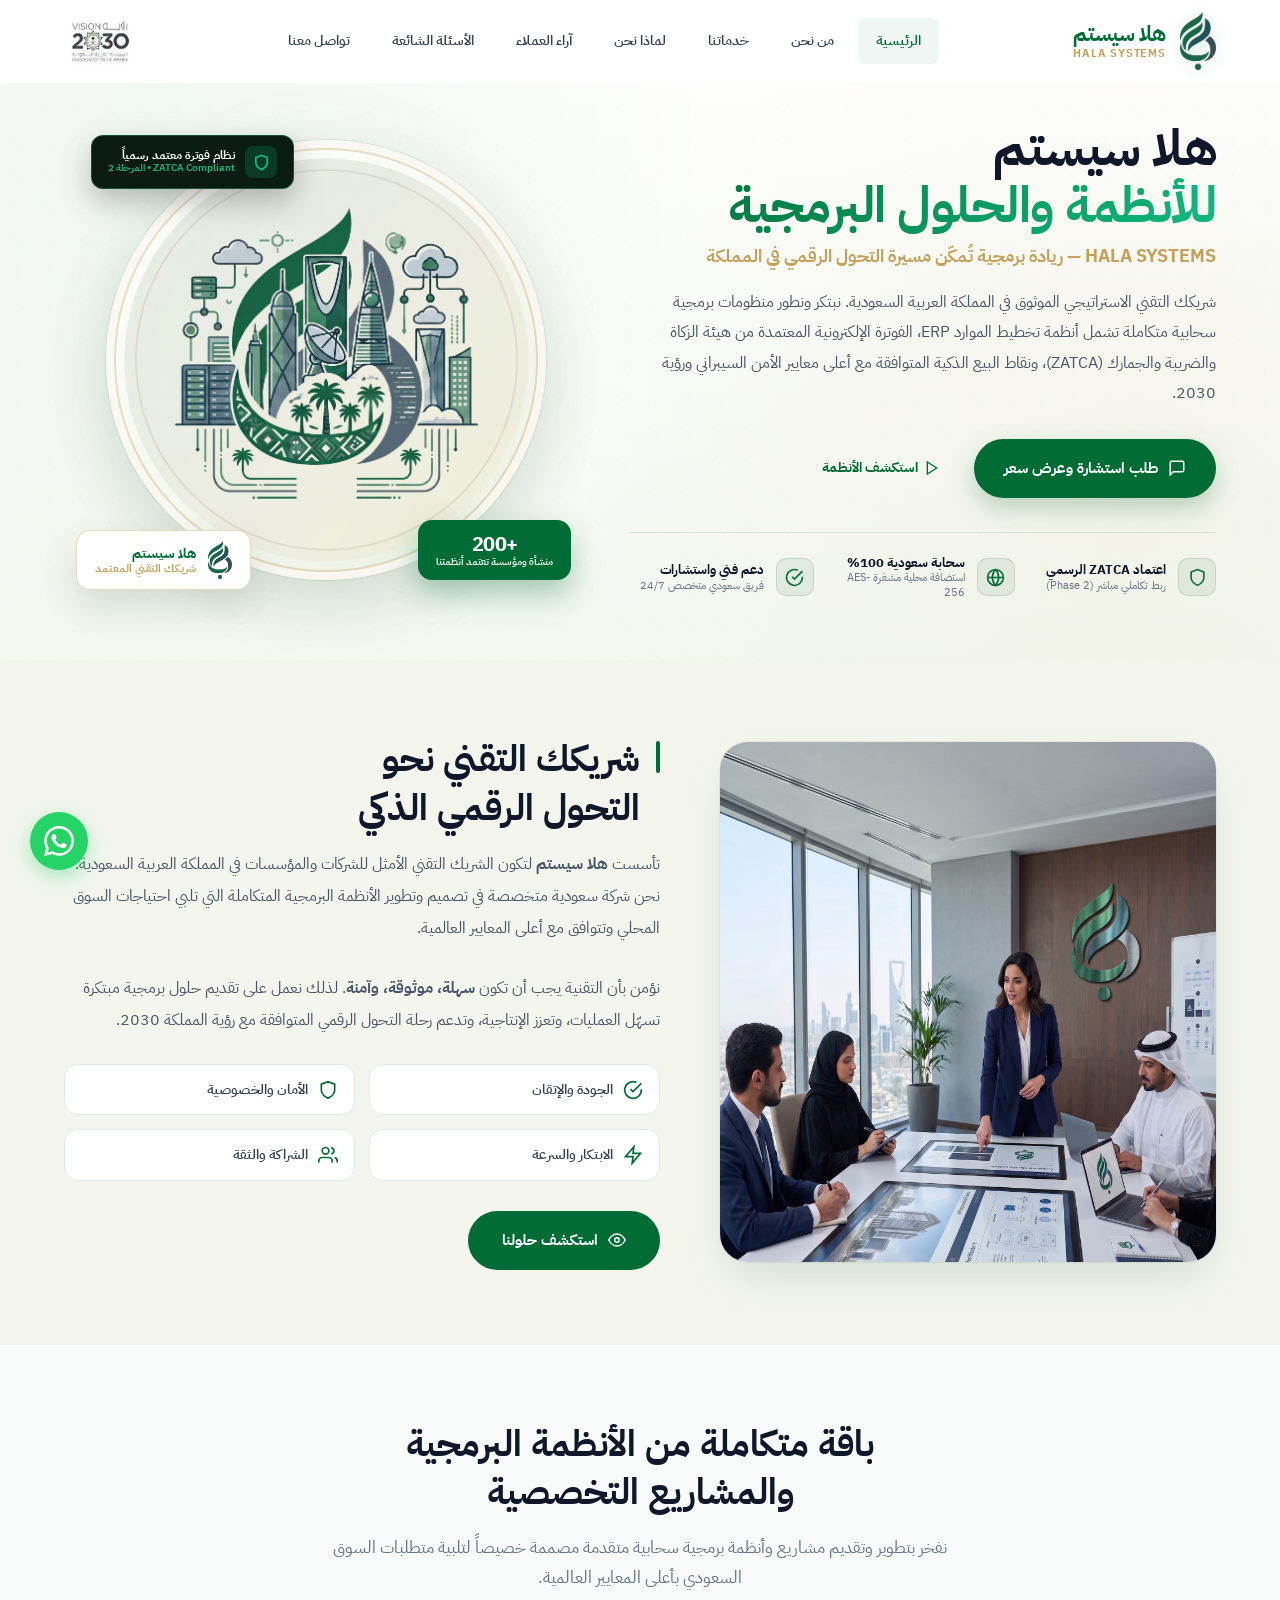
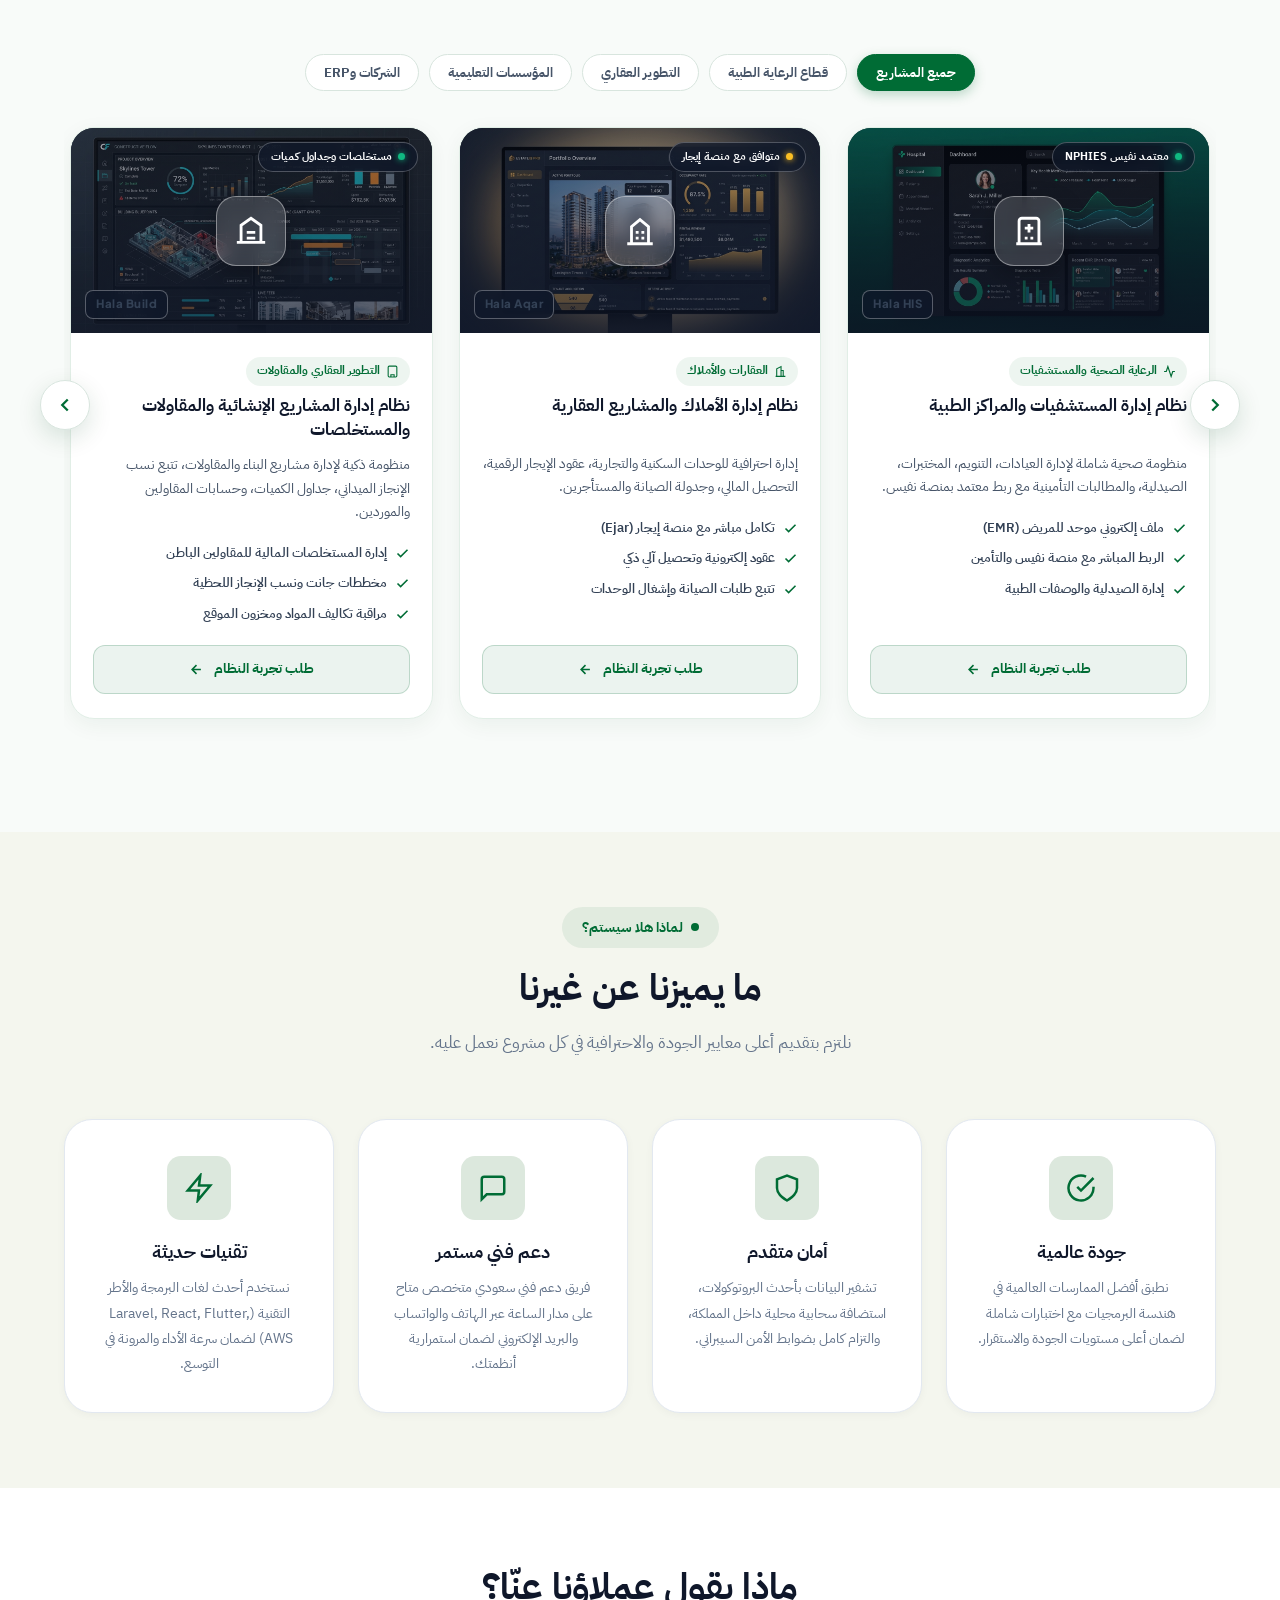
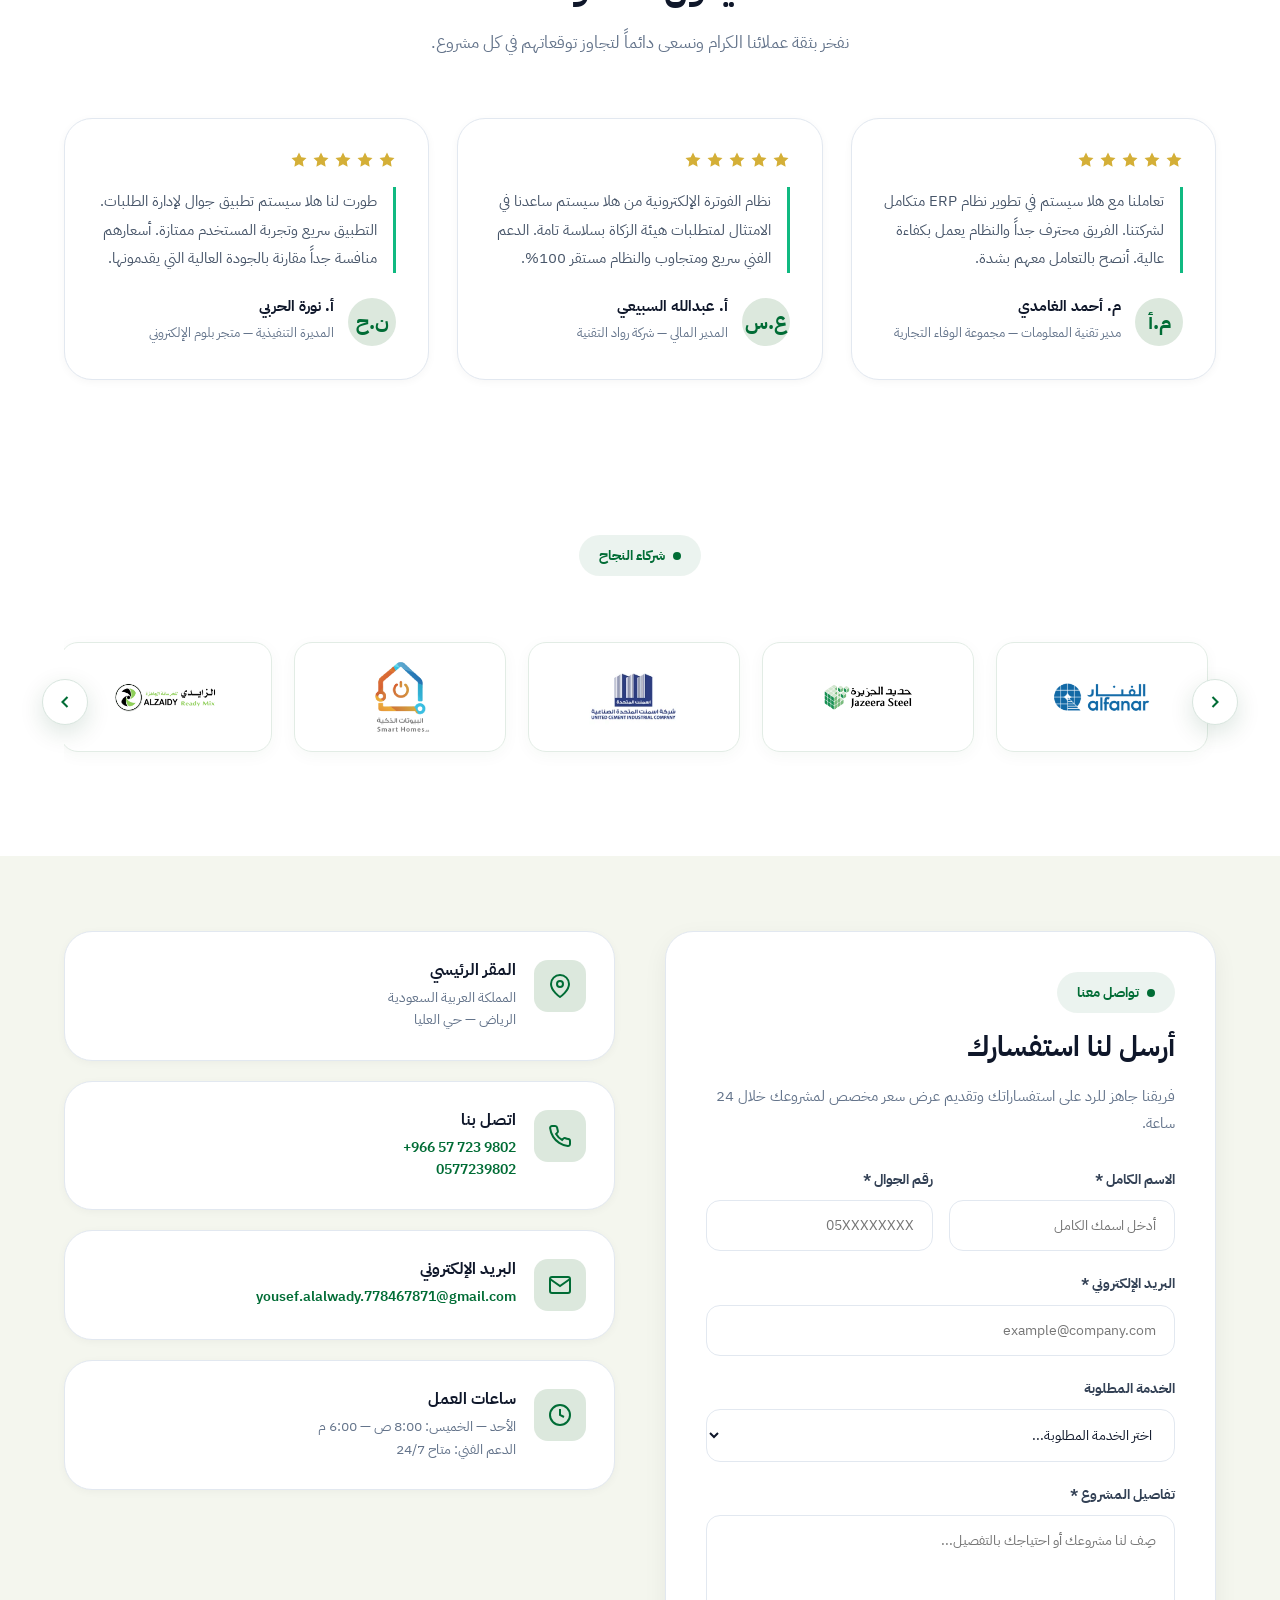
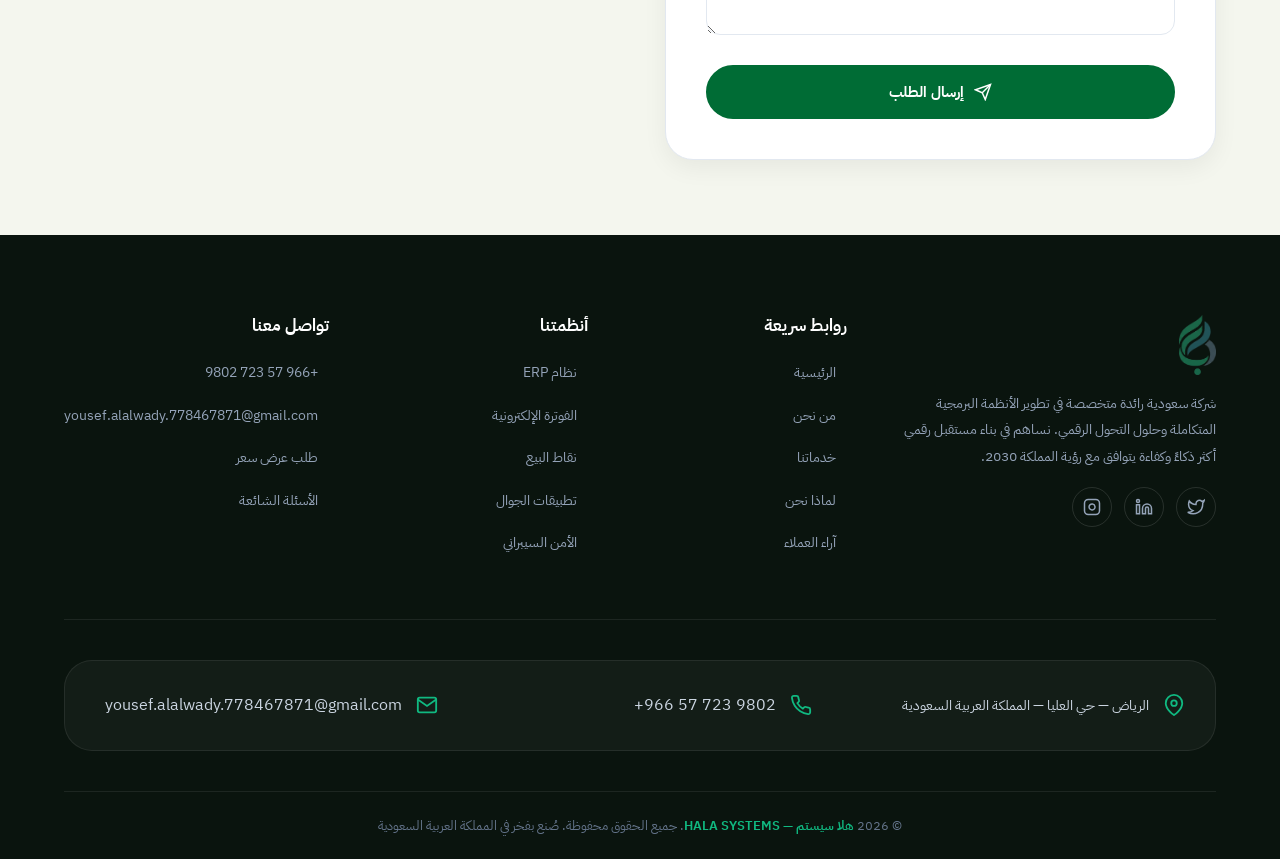
<file: index.html>
<!DOCTYPE html>
<html dir="rtl" lang="ar">

<head>
  <meta charset="UTF-8">
  <meta name="viewport" content="width=device-width, initial-scale=1.0">
  <meta http-equiv="X-UA-Compatible" content="IE=edge">

  <!-- SEO Meta -->
  <title>هلا سيستم للأنظمة البرمجية | HALA SYSTEMS - حلول التحول الرقمي</title>
  <meta name="description"
    content="هلا سيستم - شركة سعودية متخصصة في تطوير الأنظمة البرمجية وحلول التحول الرقمي. أنظمة ERP سحابية، فوترة إلكترونية معتمدة ZATCA، تطبيقات جوال، وحلول أمن سيبراني متقدمة.">
  <meta name="keywords"
    content="هلا سيستم, أنظمة برمجية, ERP, فوترة إلكترونية, ZATCA, تطوير تطبيقات, أمن سيبراني, رؤية 2030, حلول رقمية, السعودية">
  <meta name="robots" content="index, follow">
  <meta property="og:title" content="هلا سيستم للأنظمة البرمجية | HALA SYSTEMS">
  <meta property="og:description" content="شركة سعودية رائدة في تطوير الأنظمة البرمجية وحلول التحول الرقمي المتكاملة.">
  <meta property="og:type" content="website">
  <meta property="og:locale" content="ar_SA">
  <link rel="icon" type="image/png" href="assets/الشعار.png">

  <!-- Google Fonts -->
  <link rel="preconnect" href="https://fonts.googleapis.com">
  <link rel="preconnect" href="https://fonts.gstatic.com" crossorigin>
  <link
    href="https://fonts.googleapis.com/css2?family=IBM+Plex+Sans+Arabic:wght@300;400;500;600;700;800&family=Plus+Jakarta+Sans:wght@400;500;600;700;800&display=swap"
    rel="stylesheet">

  <!-- Stylesheet -->
  <link rel="stylesheet" href="css/style.css?v=2.2">
</head>

<body>

  <!-- ═══════════════════════════════════════════
       0. PAGE PRELOADER (Ultra-Modern 3D Intro)
       ═══════════════════════════════════════════ -->
  <div id="page-preloader" class="page-preloader" aria-hidden="true">
    <!-- Ambient Background Lighting -->
    <div class="preloader-ambient-glow"></div>

    <div class="preloader-content">
      <!-- 3D Orbital Rings & Holographic Logo -->
      <div class="preloader-orbit-system">
        <div class="orbit-ring orbit-ring-outer"></div>
        <div class="orbit-ring orbit-ring-inner"></div>
        <div class="preloader-core-halo"></div>

        <div class="preloader-logo-3d">
          <img src="assets/الشعار.png" alt="شعار هلا سيستم" class="preloader-brand-img">
        </div>
      </div>

      <!-- Typography -->
      <div class="preloader-text-system">
        <div class="preloader-title-row">
          <span class="preloader-brand-title">هلا سيستم</span>
          <span class="preloader-brand-sub">HALA SYSTEMS</span>
        </div>
      </div>
    </div>
  </div>

  <!-- Preloader Safe Auto-Dismiss Script -->
  <script>
    (function () {
      var preloader = document.getElementById('page-preloader');
      if (!preloader) return;
      var startTime = Date.now();
      var displayDuration = 1800; // 1.8 ثانية مريحة وأنيقة

      function hidePreloader() {
        if (!preloader || preloader.classList.contains('loaded')) return;
        preloader.classList.add('loaded');
        setTimeout(function () {
          if (preloader && preloader.parentNode) {
            preloader.parentNode.removeChild(preloader);
          }
        }, 850);
      }

      if (document.readyState === 'complete') {
        setTimeout(hidePreloader, displayDuration);
      } else {
        window.addEventListener('load', function () {
          var elapsed = Date.now() - startTime;
          setTimeout(hidePreloader, Math.max(0, displayDuration - elapsed));
        });
      }

      // مؤقت أمان إجباري نهائي
      setTimeout(hidePreloader, 3200);
    })();
  </script>

  <!-- ═══════════════════════════════════════════
       1. NAVBAR
       ═══════════════════════════════════════════ -->
  <nav class="navbar" id="navbar">
    <div class="container">
      <a href="#" class="navbar-brand">
        <img src="assets/الشعار.png" alt="شعار هلا سيستم" class="brand-logo">
        <div class="brand-text-block">
          <span class="brand-title">هلا سيستم</span>
          <span class="brand-subtitle">HALA SYSTEMS</span>
        </div>
      </a>

      <div class="navbar-nav" id="navLinks">
        <a href="#hero">الرئيسية</a>
        <a href="#about">من نحن</a>
        <a href="#services">خدماتنا</a>
        <a href="#why-us">لماذا نحن</a>
        <a href="#testimonials">آراء العملاء</a>
        <a href="#faq">الأسئلة الشائعة</a>
        <a href="#contact">تواصل معنا</a>
      </div>

      <div class="navbar-vision">
        <img src="assets/مفرغ.png" alt="رؤية 2030 - المملكة العربية السعودية" class="vision-logo-img">
      </div>

      <button class="mobile-toggle" id="mobileToggle" aria-label="القائمة">
        <span></span>
        <span></span>
        <span></span>
      </button>
    </div>
  </nav>


  <!-- ═══════════════════════════════════════════
       2. HERO SECTION
       ═══════════════════════════════════════════ -->
  <section class="hero" id="hero">
    <div class="container">
      <div class="hero-content">
        <h1 class="hero-company-name animate-on-scroll delay-1">
          هلا سيستم
          <span class="hero-title-highlight">للأنظمة والحلول البرمجية</span>
        </h1>

        <p class="hero-company-subtitle animate-on-scroll delay-1">
          HALA SYSTEMS — ريادة برمجية تُمكّن مسيرة التحول الرقمي في المملكة
        </p>

        <p class="hero-description animate-on-scroll delay-2">
          شريكك التقني الاستراتيجي الموثوق في المملكة العربية السعودية. نبتكر ونطور منظومات برمجية سحابية متكاملة تشمل أنظمة تخطيط الموارد ERP، الفوترة الإلكترونية المعتمدة من هيئة الزكاة والضريبة والجمارك (ZATCA)، ونقاط البيع الذكية المتوافقة مع أعلى معايير الأمن السيبراني ورؤية 2030.
        </p>

        <div class="hero-buttons animate-on-scroll delay-3">
          <a href="#contact" class="btn btn-primary btn-lg">
            <svg viewBox="0 0 24 24" fill="none" stroke="currentColor" stroke-width="2">
              <path d="M21 15a2 2 0 0 1-2 2H7l-4 4V5a2 2 0 0 1 2-2h14a2 2 0 0 1 2 2z" />
            </svg>
            طلب استشارة وعرض سعر
          </a>
          <a href="#services" class="btn btn-outline-clean">
            <svg viewBox="0 0 24 24" fill="none" stroke="currentColor" stroke-width="2">
              <polygon points="5 3 19 12 5 21 5 3" />
            </svg>
            استكشف الأنظمة
          </a>
        </div>

        <div class="hero-trust-grid animate-on-scroll delay-4">
          <div class="trust-grid-item">
            <div class="trust-grid-icon">
              <svg viewBox="0 0 24 24" fill="none" stroke="currentColor" stroke-width="2">
                <path d="M12 22s8-4 8-10V5l-8-3-8 3v7c0 6 8 10 8 10z" />
              </svg>
            </div>
            <div class="trust-grid-info">
              <strong>اعتماد ZATCA الرسمي</strong>
              <span>ربط تكاملي مباشر (Phase 2)</span>
            </div>
          </div>

          <div class="trust-grid-item">
            <div class="trust-grid-icon">
              <svg viewBox="0 0 24 24" fill="none" stroke="currentColor" stroke-width="2">
                <circle cx="12" cy="12" r="10" />
                <path d="M2 12h20" />
                <path d="M12 2a15.3 15.3 0 0 1 4 10 15.3 15.3 0 0 1-4 10 15.3 15.3 0 0 1-4-10 15.3 15.3 0 0 1 4-10z" />
              </svg>
            </div>
            <div class="trust-grid-info">
              <strong>سحابة سعودية 100%</strong>
              <span>استضافة محلية مشفرة AES-256</span>
            </div>
          </div>

          <div class="trust-grid-item">
            <div class="trust-grid-icon">
              <svg viewBox="0 0 24 24" fill="none" stroke="currentColor" stroke-width="2">
                <path d="M22 11.08V12a10 10 0 1 1-5.93-9.14" />
                <polyline points="22 4 12 14.01 9 11.01" />
              </svg>
            </div>
            <div class="trust-grid-info">
              <strong>دعم فني واستشارات</strong>
              <span>فريق سعودي متخصص 24/7</span>
            </div>
          </div>
        </div>
      </div>

      <div class="hero-visual animate-on-scroll">
        <div class="corporate-hero-showcase">
          <!-- Ambient Glow Background -->
          <div class="showcase-glow-ring"></div>

          <!-- Main Architectural Visual -->
          <div class="showcase-main-disc">
            <img src="assets/الخليج.png" alt="منظومة هلا سيستم للأنظمة السحابية والتحول الرقمي السعودي" class="showcase-tech-img">
          </div>

          <!-- Floating Badge 1: ZATCA Compliance (Top) -->
          <div class="showcase-badge-top">
            <div class="badge-icon-wrap">
              <svg viewBox="0 0 24 24" fill="none" stroke="currentColor" stroke-width="2.5"><path d="M12 22s8-4 8-10V5l-8-3-8 3v7c0 6 8 10 8 10z"/></svg>
            </div>
            <div class="badge-text-wrap">
              <span class="badge-headline">نظام فوترة معتمد رسمياً</span>
              <span class="badge-subline">ZATCA Compliant • المرحلة 2</span>
            </div>
          </div>

          <!-- Floating Badge 2: Brand Signature Card (Bottom Left, like Durrat Al Juman) -->
          <div class="showcase-badge-brand">
            <img src="assets/الشعار.png" alt="شعار هلا سيستم" class="brand-badge-logo">
            <div class="brand-badge-info">
              <span class="brand-badge-name">هلا سيستم</span>
              <span class="brand-badge-tag">شريكك التقني المعتمد</span>
            </div>
          </div>

          <!-- Floating Badge 3: Client Count (Bottom Right) -->
          <div class="showcase-badge-clients">
            <div class="clients-badge-number">+200</div>
            <div class="clients-badge-label">منشأة ومؤسسة تعتمد أنظمتنا</div>
          </div>
        </div>
      </div>
    </div>
  </section>




  <!-- ═══════════════════════════════════════════
       4. ABOUT US
       ═══════════════════════════════════════════ -->
  <section class="about" id="about">
    <div class="container">
      <div class="about-image-card animate-on-scroll">
        <img src="الصوره الجانبيه.jpg" alt="فريق عمل هلا سيستم للأنظمة البرمجية وحلول التحول الرقمي">
      </div>

      <div class="about-content">
        <h2 class="section-title animate-on-scroll">شريكك التقني نحو<br>التحول الرقمي الذكي</h2>
        <p class="about-text animate-on-scroll">
          تأسست <strong>هلا سيستم</strong> لتكون الشريك التقني الأمثل للشركات والمؤسسات في المملكة العربية السعودية. نحن
          شركة سعودية متخصصة في تصميم وتطوير الأنظمة البرمجية المتكاملة التي تلبي احتياجات السوق المحلي وتتوافق مع أعلى
          المعايير العالمية.
        </p>
        <p class="about-text animate-on-scroll">
          نؤمن بأن التقنية يجب أن تكون <strong>سهلة، موثوقة، وآمنة</strong>. لذلك نعمل على تقديم حلول برمجية مبتكرة
          تسهّل العمليات، وتعزز الإنتاجية، وتدعم رحلة التحول الرقمي المتوافقة مع رؤية المملكة 2030.
        </p>

        <div class="about-values animate-on-scroll">
          <div class="value-item">
            <svg viewBox="0 0 24 24" fill="none" stroke="currentColor" stroke-width="2">
              <path d="M22 11.08V12a10 10 0 1 1-5.93-9.14" />
              <polyline points="22 4 12 14.01 9 11.01" />
            </svg>
            الجودة والإتقان
          </div>
          <div class="value-item">
            <svg viewBox="0 0 24 24" fill="none" stroke="currentColor" stroke-width="2">
              <path d="M12 22s8-4 8-10V5l-8-3-8 3v7c0 6 8 10 8 10z" />
            </svg>
            الأمان والخصوصية
          </div>
          <div class="value-item">
            <svg viewBox="0 0 24 24" fill="none" stroke="currentColor" stroke-width="2">
              <path d="M13 2L3 14h9l-1 8 10-12h-9l1-8z" />
            </svg>
            الابتكار والسرعة
          </div>
          <div class="value-item">
            <svg viewBox="0 0 24 24" fill="none" stroke="currentColor" stroke-width="2">
              <path d="M17 21v-2a4 4 0 0 0-4-4H5a4 4 0 0 0-4 4v2" />
              <circle cx="9" cy="7" r="4" />
              <path d="M23 21v-2a4 4 0 0 0-3-3.87" />
              <path d="M16 3.13a4 4 0 0 1 0 7.75" />
            </svg>
            الشراكة والثقة
          </div>
        </div>

        <a href="#services" class="btn btn-primary animate-on-scroll">
          <svg viewBox="0 0 24 24" fill="none" stroke="currentColor" stroke-width="2">
            <path d="M1 12s4-8 11-8 11 8 11 8-4 8-11 8-11-8-11-8z" />
            <circle cx="12" cy="12" r="3" />
          </svg>
          استكشف حلولنا
        </a>
      </div>
    </div>
  </section>


  <!-- ═══════════════════════════════════════════
       5. VISION & MISSION
       ═══════════════════════════════════════════ -->
  <!-- <section class="vision-mission" id="vision-mission">
    <div class="bg-image"
      style="background-image: linear-gradient(135deg, rgba(0, 108, 53, 0.3), rgba(10, 20, 14, 0.9));"></div>
    <div class="container">
      <div class="section-header animate-on-scroll">
        <div class="section-label">رؤيتنا ورسالتنا</div>
        <h2 class="section-title">نبني مستقبلاً رقمياً<br>أكثر ذكاءً وكفاءة</h2>
        <p class="section-subtitle">نسعى لأن نكون الخيار الأول في المملكة لتطوير الأنظمة البرمجية المتكاملة التي تُحدث
          فرقاً حقيقياً في أعمال عملائنا.</p>
      </div>

      <div class="vm-grid">
        <div class="vm-card animate-on-scroll">
          <div class="vm-card-icon">
            <svg viewBox="0 0 24 24" fill="none" stroke="currentColor" stroke-width="2">
              <circle cx="12" cy="12" r="10" />
              <path d="M2 12h20" />
              <path d="M12 2a15.3 15.3 0 0 1 4 10 15.3 15.3 0 0 1-4 10 15.3 15.3 0 0 1-4-10 15.3 15.3 0 0 1 4-10z" />
            </svg>
          </div>
          <h3>رؤيتنا</h3>
          <p>أن نكون الشركة الرائدة في تقديم الأنظمة البرمجية المتكاملة في المملكة العربية السعودية والمنطقة، وأن نساهم
            في تحقيق التحول الرقمي الشامل بما يتوافق مع رؤية المملكة 2030.</p>
        </div>

        <div class="vm-card animate-on-scroll delay-1">
          <div class="vm-card-icon">
            <svg viewBox="0 0 24 24" fill="none" stroke="currentColor" stroke-width="2">
              <polygon
                points="12 2 15.09 8.26 22 9.27 17 14.14 18.18 21.02 12 17.77 5.82 21.02 7 14.14 2 9.27 8.91 8.26 12 2" />
            </svg>
          </div>
          <h3>رسالتنا</h3>
          <p>تمكين الشركات والمؤسسات السعودية من خلال أنظمة برمجية ذكية وآمنة وسهلة الاستخدام، تُعزز كفاءة العمليات
            وتدعم اتخاذ القرارات المبنية على البيانات، مع الالتزام بأعلى معايير الجودة والأمان.</p>
        </div>
      </div>
    </div>
  </section> -->


  <!-- ═══════════════════════════════════════════
       6. SERVICES
       ═══════════════════════════════════════════ -->
  <section class="services" id="services">
    <div class="container">
      <div class="section-header animate-on-scroll">
        <h2 class="section-title">باقة متكاملة من الأنظمة البرمجية<br>والمشاريع التخصصية</h2>
        <p class="section-subtitle">نفخر بتطوير وتقديم مشاريع وأنظمة برمجية سحابية متقدمة مصممة خصيصاً لتلبية متطلبات السوق السعودي بأعلى المعايير العالمية.</p>
      </div>

      <!-- Interactive Projects Carousel -->
      <div class="projects-carousel-wrapper animate-on-scroll">
        <!-- Filter Pills Centered -->
        <div class="projects-carousel-nav">
          <div class="projects-filter-pills" id="projFilterPills">
            <button class="proj-filter-btn active" data-filter="all">جميع المشاريع</button>
            <button class="proj-filter-btn" data-filter="medical">قطاع الرعاية الطبية</button>
            <button class="proj-filter-btn" data-filter="realestate">التطوير العقاري</button>
            <button class="proj-filter-btn" data-filter="education">المؤسسات التعليمية</button>
            <button class="proj-filter-btn" data-filter="enterprise">الشركات وERP</button>
          </div>
        </div>

        <!-- Navigation Arrows on Both Sides -->
        <button class="carousel-side-arrow prev" id="projPrevBtn" aria-label="المشروع السابق">
          <svg viewBox="0 0 24 24" fill="none" stroke="currentColor" stroke-width="2.5"><path d="M9 18l6-6-6-6"/></svg>
        </button>
        <button class="carousel-side-arrow next" id="projNextBtn" aria-label="المشروع التالي">
          <svg viewBox="0 0 24 24" fill="none" stroke="currentColor" stroke-width="2.5"><path d="M15 18l-6-6 6-6"/></svg>
        </button>

        <!-- Carousel Viewport & Track -->
        <div class="projects-carousel-viewport" id="projCarouselViewport">
          <div class="projects-carousel-track" id="projCarouselTrack">
            
            <!-- Project 1: Hospital & Healthcare -->
            <div class="project-carousel-card" data-category="medical">
              <div class="proj-card-visual">
                <img src="assets/projects/hospital.jpg" alt="نظام إدارة المستشفيات والمراكز الطبية" class="proj-card-img" loading="lazy">
                <div class="proj-card-overlay"></div>
                <div class="proj-card-badge">
                  <span class="badge-dot"></span> معتمد نفيس NPHIES
                </div>
                <div class="proj-card-icon-wrap">
                  <svg width="34" height="34" viewBox="0 0 24 24" fill="none" stroke="white" stroke-width="2">
                    <path d="M3 21h18M5 21V5a2 2 0 0 1 2-2h10a2 2 0 0 1 2 2v16" />
                    <path d="M9 10h6M12 7v6" />
                    <path d="M9 17h2M13 17h2" />
                  </svg>
                </div>
                <span class="proj-card-code">Hala HIS</span>
              </div>
              <div class="proj-card-body">
                <div>
                  <span class="proj-card-sector">
                    <svg viewBox="0 0 24 24" fill="none" stroke="currentColor" stroke-width="2.2"><path d="M22 12h-4l-3 9L9 3l-3 9H2"/></svg>
                    الرعاية الصحية والمستشفيات
                  </span>
                  <h4 class="proj-card-title">نظام إدارة المستشفيات والمراكز الطبية</h4>
                  <p class="proj-card-desc">منظومة صحية شاملة لإدارة العيادات، التنويم، المختبرات، الصيدلية، والمطالبات التأمينية مع ربط معتمد بمنصة نفيس.</p>
                  <ul class="proj-card-features">
                    <li>
                      <svg viewBox="0 0 24 24" fill="none" stroke="currentColor" stroke-width="2.5"><polyline points="20 6 9 17 4 12"/></svg>
                      ملف إلكتروني موحد للمريض (EMR)
                    </li>
                    <li>
                      <svg viewBox="0 0 24 24" fill="none" stroke="currentColor" stroke-width="2.5"><polyline points="20 6 9 17 4 12"/></svg>
                      الربط المباشر مع منصة نفيس والتأمين
                    </li>
                    <li>
                      <svg viewBox="0 0 24 24" fill="none" stroke="currentColor" stroke-width="2.5"><polyline points="20 6 9 17 4 12"/></svg>
                      إدارة الصيدلية والوصفات الطبية
                    </li>
                  </ul>
                </div>
                <a href="#contact" class="proj-card-action">
                  <span>طلب تجربة النظام</span>
                  <svg viewBox="0 0 24 24" fill="none" stroke="currentColor" stroke-width="2.5"><path d="M19 12H5M12 19l-7-7 7-7"/></svg>
                </a>
              </div>
            </div>

            <!-- Project 2: Real Estate & Property Management -->
            <div class="project-carousel-card" data-category="realestate">
              <div class="proj-card-visual">
                <img src="assets/projects/realestate.jpg" alt="نظام إدارة الأملاك والمشاريع العقارية" class="proj-card-img" loading="lazy">
                <div class="proj-card-overlay"></div>
                <div class="proj-card-badge">
                  <span class="badge-dot" style="background:#fbbf24;box-shadow:0 0 6px #fbbf24;"></span> متوافق مع منصة إيجار
                </div>
                <div class="proj-card-icon-wrap">
                  <svg width="34" height="34" viewBox="0 0 24 24" fill="none" stroke="white" stroke-width="2">
                    <path d="M3 21h18M6 21V9l6-5 6 5v12" />
                    <path d="M9 13h2M13 13h2M9 17h2M13 17h2" />
                  </svg>
                </div>
                <span class="proj-card-code">Hala Aqar</span>
              </div>
              <div class="proj-card-body">
                <div>
                  <span class="proj-card-sector">
                    <svg viewBox="0 0 24 24" fill="none" stroke="currentColor" stroke-width="2"><path d="M3 21h18M5 21V7l8-4v18M13 10h4v11"/></svg>
                    العقارات والأملاك
                  </span>
                  <h4 class="proj-card-title">نظام إدارة الأملاك والمشاريع العقارية</h4>
                  <p class="proj-card-desc">إدارة احترافية للوحدات السكنية والتجارية، عقود الإيجار الرقمية، التحصيل المالي، وجدولة الصيانة والمستأجرين.</p>
                  <ul class="proj-card-features">
                    <li>
                      <svg viewBox="0 0 24 24" fill="none" stroke="currentColor" stroke-width="2.5"><polyline points="20 6 9 17 4 12"/></svg>
                      تكامل مباشر مع منصة إيجار (Ejar)
                    </li>
                    <li>
                      <svg viewBox="0 0 24 24" fill="none" stroke="currentColor" stroke-width="2.5"><polyline points="20 6 9 17 4 12"/></svg>
                      عقود إلكترونية وتحصيل آلي ذكي
                    </li>
                    <li>
                      <svg viewBox="0 0 24 24" fill="none" stroke="currentColor" stroke-width="2.5"><polyline points="20 6 9 17 4 12"/></svg>
                      تتبع طلبات الصيانة وإشغال الوحدات
                    </li>
                  </ul>
                </div>
                <a href="#contact" class="proj-card-action">
                  <span>طلب تجربة النظام</span>
                  <svg viewBox="0 0 24 24" fill="none" stroke="currentColor" stroke-width="2.5"><path d="M19 12H5M12 19l-7-7 7-7"/></svg>
                </a>
              </div>
            </div>

            <!-- Project: Contracting & Construction PM (Real Estate) -->
            <div class="project-carousel-card" data-category="realestate">
              <div class="proj-card-visual">
                <img src="assets/projects/contracting.jpg" alt="نظام إدارة المشاريع الإنشائية والمقاولات والمستخلصات" class="proj-card-img" loading="lazy">
                <div class="proj-card-overlay"></div>
                <div class="proj-card-badge">
                  <span class="badge-dot" style="background:#10b981;box-shadow:0 0 6px #10b981;"></span> مستخلصات وجداول كميات
                </div>
                <div class="proj-card-icon-wrap">
                  <svg width="34" height="34" viewBox="0 0 24 24" fill="none" stroke="white" stroke-width="2">
                    <path d="M2 20h20M5 20V8l7-5 7 5v12M9 13h6M9 17h6" />
                  </svg>
                </div>
                <span class="proj-card-code">Hala Build</span>
              </div>
              <div class="proj-card-body">
                <div>
                  <span class="proj-card-sector">
                    <svg viewBox="0 0 24 24" fill="none" stroke="currentColor" stroke-width="2"><rect x="4" y="2" width="16" height="20" rx="2"/><path d="M9 22v-4h6v4M8 6h.01M16 6h.01M12 6h.01M12 10h.01M12 14h.01M16 10h.01M16 14h.01M8 10h.01M8 14h.01"/></svg>
                    التطوير العقاري والمقاولات
                  </span>
                  <h4 class="proj-card-title">نظام إدارة المشاريع الإنشائية والمقاولات والمستخلصات</h4>
                  <p class="proj-card-desc">منظومة ذكية لإدارة مشاريع البناء والمقاولات، تتبع نسب الإنجاز الميداني، جداول الكميات، وحسابات المقاولين والموردين.</p>
                  <ul class="proj-card-features">
                    <li>
                      <svg viewBox="0 0 24 24" fill="none" stroke="currentColor" stroke-width="2.5"><polyline points="20 6 9 17 4 12"/></svg>
                      إدارة المستخلصات المالية للمقاولين الباطن
                    </li>
                    <li>
                      <svg viewBox="0 0 24 24" fill="none" stroke="currentColor" stroke-width="2.5"><polyline points="20 6 9 17 4 12"/></svg>
                      مخططات جانت ونسب الإنجاز اللحظية
                    </li>
                    <li>
                      <svg viewBox="0 0 24 24" fill="none" stroke="currentColor" stroke-width="2.5"><polyline points="20 6 9 17 4 12"/></svg>
                      مراقبة تكاليف المواد ومخزون الموقع
                    </li>
                  </ul>
                </div>
                <a href="#contact" class="proj-card-action">
                  <span>طلب تجربة النظام</span>
                  <svg viewBox="0 0 24 24" fill="none" stroke="currentColor" stroke-width="2.5"><path d="M19 12H5M12 19l-7-7 7-7"/></svg>
                </a>
              </div>
            </div>

            <!-- Project 3: School & Education Management -->
            <div class="project-carousel-card" data-category="education">
              <div class="proj-card-visual">
                <img src="assets/projects/school.jpg" alt="نظام إدارة المدارس والمجمعات التعليمية" class="proj-card-img" loading="lazy">
                <div class="proj-card-overlay"></div>
                <div class="proj-card-badge">
                  <span class="badge-dot" style="background:#60a5fa;box-shadow:0 0 6px #60a5fa;"></span> بوابة نور والقبول الذكي
                </div>
                <div class="proj-card-icon-wrap">
                  <svg width="34" height="34" viewBox="0 0 24 24" fill="none" stroke="white" stroke-width="2">
                    <path d="M22 10v6M2 10l10-5 10 5-10 5z" />
                    <path d="M6 12v5c0 2 3 3 6 3s6-1 6-3v-5" />
                  </svg>
                </div>
                <span class="proj-card-code">Hala School</span>
              </div>
              <div class="proj-card-body">
                <div>
                  <span class="proj-card-sector">
                    <svg viewBox="0 0 24 24" fill="none" stroke="currentColor" stroke-width="2"><path d="M22 10v6M2 10l10-5 10 5-10 5z"/><path d="M6 12v5c0 2 3 3 6 3s6-1 6-3v-5"/></svg>
                    التعليم والمؤسسات الأكاديمية
                  </span>
                  <h4 class="proj-card-title">نظام إدارة المدارس والمجمعات التعليمية</h4>
                  <p class="proj-card-desc">منصة تعليمية وإدارية ذكية تربط الإدارة والكوادر التدريسية وأولياء الأمور مع متابعة الدرجات والأقساط.</p>
                  <ul class="proj-card-features">
                    <li>
                      <svg viewBox="0 0 24 24" fill="none" stroke="currentColor" stroke-width="2.5"><polyline points="20 6 9 17 4 12"/></svg>
                      بوابة إلكترونية تفاعلية لأولياء الأمور
                    </li>
                    <li>
                      <svg viewBox="0 0 24 24" fill="none" stroke="currentColor" stroke-width="2.5"><polyline points="20 6 9 17 4 12"/></svg>
                      رصد الحضور الذكي والغياب اللحظي
                    </li>
                    <li>
                      <svg viewBox="0 0 24 24" fill="none" stroke="currentColor" stroke-width="2.5"><polyline points="20 6 9 17 4 12"/></svg>
                      إدارة الرسوم المدرسية والأقساط
                    </li>
                  </ul>
                </div>
                <a href="#contact" class="proj-card-action">
                  <span>طلب تجربة النظام</span>
                  <svg viewBox="0 0 24 24" fill="none" stroke="currentColor" stroke-width="2.5"><path d="M19 12H5M12 19l-7-7 7-7"/></svg>
                </a>
              </div>
            </div>

            <!-- Project: University & Campus SIS (Education) -->
            <div class="project-carousel-card" data-category="education">
              <div class="proj-card-visual">
                <img src="assets/projects/university.jpg" alt="نظام إدارة الحرم الجامعي الأكاديمي والقبول والتسجيل" class="proj-card-img" loading="lazy">
                <div class="proj-card-overlay"></div>
                <div class="proj-card-badge">
                  <span class="badge-dot" style="background:#f59e0b;box-shadow:0 0 6px #f59e0b;"></span> نظام الساعات المعتمدة
                </div>
                <div class="proj-card-icon-wrap">
                  <svg width="34" height="34" viewBox="0 0 24 24" fill="none" stroke="white" stroke-width="2">
                    <path d="M4 19.5v-15A2.5 2.5 0 0 1 6.5 2H20v20H6.5a2.5 2.5 0 0 1-2.5-2.5Z"/>
                    <path d="M6 6h10M6 10h10M6 14h6"/>
                  </svg>
                </div>
                <span class="proj-card-code">Hala Campus</span>
              </div>
              <div class="proj-card-body">
                <div>
                  <span class="proj-card-sector">
                    <svg viewBox="0 0 24 24" fill="none" stroke="currentColor" stroke-width="2"><path d="M22 10v6M2 10l10-5 10 5-10 5z"/><path d="M6 12v5c0 2 3 3 6 3s6-1 6-3v-5"/></svg>
                    التعليم العالي والأكاديمي
                  </span>
                  <h4 class="proj-card-title">نظام إدارة الحرم الجامعي الأكاديمي (Campus SIS)</h4>
                  <p class="proj-card-desc">منظومة أكاديمية متكاملة للجامعات والكليات، تشمل بوابات القبول والتسجيل، إدارة الخطط الدراسية، المعدلات التراكمية، والرسوم الجامعية.</p>
                  <ul class="proj-card-features">
                    <li>
                      <svg viewBox="0 0 24 24" fill="none" stroke="currentColor" stroke-width="2.5"><polyline points="20 6 9 17 4 12"/></svg>
                      بوابة الطالب الذكية لتسجيل المقررات
                    </li>
                    <li>
                      <svg viewBox="0 0 24 24" fill="none" stroke="currentColor" stroke-width="2.5"><polyline points="20 6 9 17 4 12"/></svg>
                      رصد الدرجات واحتساب المعدل GPA آلياً
                    </li>
                    <li>
                      <svg viewBox="0 0 24 24" fill="none" stroke="currentColor" stroke-width="2.5"><polyline points="20 6 9 17 4 12"/></svg>
                      إدارة الجداول والقاعات والمحاضرات
                    </li>
                  </ul>
                </div>
                <a href="#contact" class="proj-card-action">
                  <span>طلب تجربة النظام</span>
                  <svg viewBox="0 0 24 24" fill="none" stroke="currentColor" stroke-width="2.5"><path d="M19 12H5M12 19l-7-7 7-7"/></svg>
                </a>
              </div>
            </div>

            <!-- Project 4: Pharmacy Management (New) -->
            <div class="project-carousel-card" data-category="medical">
              <div class="proj-card-visual">
                <img src="assets/projects/pharma.jpg" alt="نظام إدارة الصيدليات وسلاسل الدواء" class="proj-card-img" loading="lazy">
                <div class="proj-card-overlay"></div>
                <div class="proj-card-badge">
                  <span class="badge-dot" style="background:#38bdf8;box-shadow:0 0 6px #38bdf8;"></span> ربط منصة رصد
                </div>
                <div class="proj-card-icon-wrap">
                  <svg width="34" height="34" viewBox="0 0 24 24" fill="none" stroke="white" stroke-width="2">
                    <path d="M10.5 20.5l10-10a4.95 4.95 0 1 0-7-7l-10 10a4.95 4.95 0 1 0 7 7Z" />
                    <path d="M8.5 8.5l7 7" />
                  </svg>
                </div>
                <span class="proj-card-code">Hala Pharma</span>
              </div>
              <div class="proj-card-body">
                <div>
                  <span class="proj-card-sector">
                    <svg viewBox="0 0 24 24" fill="none" stroke="currentColor" stroke-width="2"><path d="m10.5 20.5 10-10a4.95 4.95 0 1 0-7-7l-10 10a4.95 4.95 0 1 0 7 7Z"/><path d="m8.5 8.5 7 7"/></svg>
                    قطاع الصيدلة والمستودعات الدوائية
                  </span>
                  <h4 class="proj-card-title">نظام إدارة الصيدليات وسلاسل الدواء</h4>
                  <p class="proj-card-desc">إدارة شاملة للمبيعات الصيدلانية، التتبع الدوائي لمنصة رصد، تواريخ الصلاحية، وصرف الوصفات التأمينية.</p>
                  <ul class="proj-card-features">
                    <li>
                      <svg viewBox="0 0 24 24" fill="none" stroke="currentColor" stroke-width="2.5"><polyline points="20 6 9 17 4 12"/></svg>
                      ربط معتمد مع منصة رصد وهيئة الغذاء
                    </li>
                    <li>
                      <svg viewBox="0 0 24 24" fill="none" stroke="currentColor" stroke-width="2.5"><polyline points="20 6 9 17 4 12"/></svg>
                      تتبع تواريخ الصلاحية والباركود الدوائي
                    </li>
                    <li>
                      <svg viewBox="0 0 24 24" fill="none" stroke="currentColor" stroke-width="2.5"><polyline points="20 6 9 17 4 12"/></svg>
                      صرف مطالبات التأمين الطبي الإلكتروني
                    </li>
                  </ul>
                </div>
                <a href="#contact" class="proj-card-action">
                  <span>طلب تجربة النظام</span>
                  <svg viewBox="0 0 24 24" fill="none" stroke="currentColor" stroke-width="2.5"><path d="M19 12H5M12 19l-7-7 7-7"/></svg>
                </a>
              </div>
            </div>

            <!-- Project: Dental & Specialist Clinics (Medical) -->
            <div class="project-carousel-card" data-category="medical">
              <div class="proj-card-visual">
                <img src="assets/projects/dental.jpg" alt="منظومة إدارة عيادات ومجمعات الأسنان والمراكز التخصصية" class="proj-card-img" loading="lazy">
                <div class="proj-card-overlay"></div>
                <div class="proj-card-badge">
                  <span class="badge-dot" style="background:#06b6d4;box-shadow:0 0 6px #06b6d4;"></span> مخطط الأسنان الذكي
                </div>
                <div class="proj-card-icon-wrap">
                  <svg width="34" height="34" viewBox="0 0 24 24" fill="none" stroke="white" stroke-width="2">
                    <path d="M12 2a5 5 0 0 0-5 5c0 3 2 5 2 9 0 2 1 3 3 3s3-1 3-3c0-4 2-6 2-9a5 5 0 0 0-5-5z" />
                  </svg>
                </div>
                <span class="proj-card-code">Hala Dental</span>
              </div>
              <div class="proj-card-body">
                <div>
                  <span class="proj-card-sector">
                    <svg viewBox="0 0 24 24" fill="none" stroke="currentColor" stroke-width="2.2"><path d="M22 12h-4l-3 9L9 3l-3 9H2"/></svg>
                    الرعاية التخصصية والعيادات
                  </span>
                  <h4 class="proj-card-title">منظومة إدارة مجمعات الأسنان والعيادات التخصصية</h4>
                  <p class="proj-card-desc">نظام ذكي لأتمتة عيادات ومجمعات الأسنان والجلدية، يشمل مخطط الأسنان الرقمي، المواعيد الذكية، وتنبيهات الواتساب التلقائية للمرضى.</p>
                  <ul class="proj-card-features">
                    <li>
                      <svg viewBox="0 0 24 24" fill="none" stroke="currentColor" stroke-width="2.5"><polyline points="20 6 9 17 4 12"/></svg>
                      مخطط الأسنان التفاعلي وخطة العلاج
                    </li>
                    <li>
                      <svg viewBox="0 0 24 24" fill="none" stroke="currentColor" stroke-width="2.5"><polyline points="20 6 9 17 4 12"/></svg>
                      تأكيد وحجز المواعيد آلياً بالواتساب
                    </li>
                    <li>
                      <svg viewBox="0 0 24 24" fill="none" stroke="currentColor" stroke-width="2.5"><polyline points="20 6 9 17 4 12"/></svg>
                      تكامل فوري مع التأمين والفوترة
                    </li>
                  </ul>
                </div>
                <a href="#contact" class="proj-card-action">
                  <span>طلب تجربة النظام</span>
                  <svg viewBox="0 0 24 24" fill="none" stroke="currentColor" stroke-width="2.5"><path d="M19 12H5M12 19l-7-7 7-7"/></svg>
                </a>
              </div>
            </div>

            <!-- Project 5: ERP Enterprise -->
            <div class="project-carousel-card" data-category="enterprise">
              <div class="proj-card-visual">
                <img src="assets/projects/erp.jpg" alt="نظام تخطيط الموارد المؤسسية الشامل ERP" class="proj-card-img" loading="lazy">
                <div class="proj-card-overlay"></div>
                <div class="proj-card-badge">
                  <span class="badge-dot"></span> سحابي متعدد الفروع
                </div>
                <div class="proj-card-icon-wrap">
                  <svg width="34" height="34" viewBox="0 0 24 24" fill="none" stroke="white" stroke-width="2">
                    <rect x="2" y="3" width="20" height="14" rx="2" ry="2" />
                    <line x1="8" y1="21" x2="16" y2="21" />
                    <line x1="12" y1="17" x2="12" y2="21" />
                  </svg>
                </div>
                <span class="proj-card-code">Hala ERP</span>
              </div>
              <div class="proj-card-body">
                <div>
                  <span class="proj-card-sector">
                    <svg viewBox="0 0 24 24" fill="none" stroke="currentColor" stroke-width="2"><path d="M12 15a3 3 0 1 0 0-6 3 3 0 0 0 0 6Z"/><path d="M19.4 15a1.65 1.65 0 0 0 .33 1.82l.06.06a2 2 0 1 1-2.83 2.83l-.06-.06a1.65 1.65 0 0 0-1.82-.33 1.65 1.65 0 0 0-1 1.51V21a2 2 0 1 1-4 0v-.09A1.65 1.65 0 0 0 9 19.4a1.65 1.65 0 0 0-1.82.33l-.06.06a2 2 0 1 1-2.83-2.83l.06-.06a1.65 1.65 0 0 0 .33-1.82 1.65 1.65 0 0 0-1.51-1H3a2 2 0 1 1 0-4h.09A1.65 1.65 0 0 0 4.6 9a1.65 1.65 0 0 0-.33-1.82l-.06-.06a2 2 0 1 1 2.83-2.83l.06.06a1.65 1.65 0 0 0 1.82.33H9a1.65 1.65 0 0 0 1-1.51V3a2 2 0 1 1 4 0v.09a1.65 1.65 0 0 0 1 1.51 1.65 1.65 0 0 0 1.82-.33l.06-.06a2 2 0 1 1 2.83 2.83l-.06.06a1.65 1.65 0 0 0-.33 1.82V9a1.65 1.65 0 0 0 1.51 1H21a2 2 0 1 1 0 4h-.09a1.65 1.65 0 0 0-1.51 1Z"/></svg>
                    الشركات والمؤسسات
                  </span>
                  <h4 class="proj-card-title">نظام تخطيط الموارد المؤسسية الشامل (ERP)</h4>
                  <p class="proj-card-desc">ربط مركزي لجميع عمليات المنشأة: الحسابات العامة، المخازن والمستودعات، المشتريات، والموارد البشرية (HR).</p>
                  <ul class="proj-card-features">
                    <li>
                      <svg viewBox="0 0 24 24" fill="none" stroke="currentColor" stroke-width="2.5"><polyline points="20 6 9 17 4 12"/></svg>
                      محاسبة مالية وشجرة حسابات متقدمة
                    </li>
                    <li>
                      <svg viewBox="0 0 24 24" fill="none" stroke="currentColor" stroke-width="2.5"><polyline points="20 6 9 17 4 12"/></svg>
                      إدارة المستودعات بنظام الباركود
                    </li>
                    <li>
                      <svg viewBox="0 0 24 24" fill="none" stroke="currentColor" stroke-width="2.5"><polyline points="20 6 9 17 4 12"/></svg>
                      شؤون موظفين وكشوف رواتب مسيرات
                    </li>
                  </ul>
                </div>
                <a href="#contact" class="proj-card-action">
                  <span>طلب تجربة النظام</span>
                  <svg viewBox="0 0 24 24" fill="none" stroke="currentColor" stroke-width="2.5"><path d="M19 12H5M12 19l-7-7 7-7"/></svg>
                </a>
              </div>
            </div>

            <!-- Project 6: HR & Payroll (New) -->
            <div class="project-carousel-card" data-category="enterprise">
              <div class="proj-card-visual">
                <img src="assets/projects/hr.jpg" alt="نظام إدارة الموارد البشرية وحماية الأجور" class="proj-card-img" loading="lazy">
                <div class="proj-card-overlay"></div>
                <div class="proj-card-badge">
                  <span class="badge-dot" style="background:#818cf8;box-shadow:0 0 6px #818cf8;"></span> متوافق مع نظام مدد وقوى
                </div>
                <div class="proj-card-icon-wrap">
                  <svg width="34" height="34" viewBox="0 0 24 24" fill="none" stroke="white" stroke-width="2">
                    <path d="M17 21v-2a4 4 0 0 0-4-4H5a4 4 0 0 0-4 4v2" />
                    <circle cx="9" cy="7" r="4" />
                    <path d="M23 21v-2a4 4 0 0 0-3-3.87" />
                    <path d="M16 3.13a4 4 0 0 1 0 7.75" />
                  </svg>
                </div>
                <span class="proj-card-code">Hala HR</span>
              </div>
              <div class="proj-card-body">
                <div>
                  <span class="proj-card-sector">
                    <svg viewBox="0 0 24 24" fill="none" stroke="currentColor" stroke-width="2"><path d="M16 21v-2a4 4 0 0 0-4-4H6a4 4 0 0 0-4 4v2"/><circle cx="9" cy="7" r="4"/><path d="M22 21v-2a4 4 0 0 0-3-3.87"/><path d="M16 3.13a4 4 0 0 1 0 7.75"/></svg>
                    الموارد البشرية وشؤون الموظفين
                  </span>
                  <h4 class="proj-card-title">نظام إدارة الموارد البشرية وحماية الأجور</h4>
                  <p class="proj-card-desc">أتمتة شؤون الموظفين، مسيرات الرواتب عبر نظام حماية الأجور (WPS)، الحضور الذكي بالـ GPS، وإدارة الإجازات.</p>
                  <ul class="proj-card-features">
                    <li>
                      <svg viewBox="0 0 24 24" fill="none" stroke="currentColor" stroke-width="2.5"><polyline points="20 6 9 17 4 12"/></svg>
                      متوافق مع حماية الأجور ومنصة مدد
                    </li>
                    <li>
                      <svg viewBox="0 0 24 24" fill="none" stroke="currentColor" stroke-width="2.5"><polyline points="20 6 9 17 4 12"/></svg>
                      حضور وانصراف ذكي عبر تطبيق الجوال
                    </li>
                    <li>
                      <svg viewBox="0 0 24 24" fill="none" stroke="currentColor" stroke-width="2.5"><polyline points="20 6 9 17 4 12"/></svg>
                      إدارة الإجازات والتقييم السنوي
                    </li>
                  </ul>
                </div>
                <a href="#contact" class="proj-card-action">
                  <span>طلب تجربة النظام</span>
                  <svg viewBox="0 0 24 24" fill="none" stroke="currentColor" stroke-width="2.5"><path d="M19 12H5M12 19l-7-7 7-7"/></svg>
                </a>
              </div>
            </div>

            <!-- Project 7: ZATCA E-Invoicing Phase 2 -->
            <div class="project-carousel-card" data-category="enterprise">
              <div class="proj-card-visual">
                <img src="assets/projects/zatca.jpg" alt="منظومة الفوترة الإلكترونية والربط الضريبي" class="proj-card-img" loading="lazy">
                <div class="proj-card-overlay"></div>
                <div class="proj-card-badge">
                  <span class="badge-dot"></span> معتمد 100% ZATCA
                </div>
                <div class="proj-card-icon-wrap">
                  <svg width="34" height="34" viewBox="0 0 24 24" fill="none" stroke="white" stroke-width="2">
                    <path d="M12 22s8-4 8-10V5l-8-3-8 3v7c0 6 8 10 8 10z" />
                    <path d="M9 12l2 2 4-4" />
                  </svg>
                </div>
                <span class="proj-card-code">Hala ZATCA</span>
              </div>
              <div class="proj-card-body">
                <div>
                  <span class="proj-card-sector">
                    <svg viewBox="0 0 24 24" fill="none" stroke="currentColor" stroke-width="2"><path d="m16 16 3-8 3 8c-.87.65-1.92 1-3 1s-2.13-.35-3-1Z"/><path d="m2 16 3-8 3 8c-.87.65-1.92 1-3 1s-2.13-.35-3-1Z"/><path d="M7 21h10"/><path d="M12 3v18"/><path d="M3 7h2c2 0 5-1 7-2 2 1 5 2 7 2h2"/></svg>
                    المالية والامتثال الضريبي
                  </span>
                  <h4 class="proj-card-title">منظومة الفوترة الإلكترونية والربط الضريبي</h4>
                  <p class="proj-card-desc">تكامل سحابي فوري مع هيئة الزكاة والضريبة والجمارك (المرحلة 2) مع توليد وتشفير الفواتير ورمز الاستجابة السريع.</p>
                  <ul class="proj-card-features">
                    <li>
                      <svg viewBox="0 0 24 24" fill="none" stroke="currentColor" stroke-width="2.5"><polyline points="20 6 9 17 4 12"/></svg>
                      ربط API معتمد مع بوابة فاتورة
                    </li>
                    <li>
                      <svg viewBox="0 0 24 24" fill="none" stroke="currentColor" stroke-width="2.5"><polyline points="20 6 9 17 4 12"/></svg>
                      فواتير ضريبية ومبسطة مشفرة فورياً
                    </li>
                    <li>
                      <svg viewBox="0 0 24 24" fill="none" stroke="currentColor" stroke-width="2.5"><polyline points="20 6 9 17 4 12"/></svg>
                      أرشفة سحابية آمنة وتقارير إقرارات
                    </li>
                  </ul>
                </div>
                <a href="#contact" class="proj-card-action">
                  <span>طلب تجربة النظام</span>
                  <svg viewBox="0 0 24 24" fill="none" stroke="currentColor" stroke-width="2.5"><path d="M19 12H5M12 19l-7-7 7-7"/></svg>
                </a>
              </div>
            </div>

            <!-- Project 8: POS & Restaurants -->
            <div class="project-carousel-card" data-category="enterprise">
              <div class="proj-card-visual">
                <img src="assets/projects/pos.jpg" alt="نظام نقاط البيع وإدارة المطاعم والكافيهات" class="proj-card-img" loading="lazy">
                <div class="proj-card-overlay"></div>
                <div class="proj-card-badge">
                  <span class="badge-dot" style="background:#f97316;box-shadow:0 0 6px #f97316;"></span> يعمل أوفلاين وأونلاين
                </div>
                <div class="proj-card-icon-wrap">
                  <svg width="34" height="34" viewBox="0 0 24 24" fill="none" stroke="white" stroke-width="2">
                    <rect x="2" y="4" width="20" height="13" rx="2" />
                    <path d="M6 8h4M6 11h2M14 8h4M14 11h4" />
                    <path d="M2 17h20v2a1 1 0 0 1-1 1H3a1 1 0 0 1-1-1v-2z" />
                  </svg>
                </div>
                <span class="proj-card-code">Hala POS</span>
              </div>
              <div class="proj-card-body">
                <div>
                  <span class="proj-card-sector">
                    <svg viewBox="0 0 24 24" fill="none" stroke="currentColor" stroke-width="2"><path d="M17 8h1a4 4 0 1 1 0 8h-1"/><path d="M3 8h14v9a4 4 0 0 1-4 4H7a4 4 0 0 1-4-4Z"/><line x1="6" y1="2" x2="6" y2="4"/><line x1="10" y1="2" x2="10" y2="4"/><line x1="14" y1="2" x2="14" y2="4"/></svg>
                    التجزئة والمطاعم والكافيهات
                  </span>
                  <h4 class="proj-card-title">نظام نقاط البيع وإدارة المطاعم والكافيهات</h4>
                  <p class="proj-card-desc">نقطة بيع سحابية ذكية تدعم شاشات المطابخ (KDS)، المدفوعات السريعة (مدى وApple Pay)، وإدارة الطاولات والمخزون.</p>
                  <ul class="proj-card-features">
                    <li>
                      <svg viewBox="0 0 24 24" fill="none" stroke="currentColor" stroke-width="2.5"><polyline points="20 6 9 17 4 12"/></svg>
                      شاشة مطابخ ذكية KDS وأجهزة المطبخ
                    </li>
                    <li>
                      <svg viewBox="0 0 24 24" fill="none" stroke="currentColor" stroke-width="2.5"><polyline points="20 6 9 17 4 12"/></svg>
                      دفع إلكتروني متكامل (مدى وApple Pay)
                    </li>
                    <li>
                      <svg viewBox="0 0 24 24" fill="none" stroke="currentColor" stroke-width="2.5"><polyline points="20 6 9 17 4 12"/></svg>
                      جرد تلقائي لحظي للمخزون والمواد
                    </li>
                  </ul>
                </div>
                <a href="#contact" class="proj-card-action">
                  <span>طلب تجربة النظام</span>
                  <svg viewBox="0 0 24 24" fill="none" stroke="currentColor" stroke-width="2.5"><path d="M19 12H5M12 19l-7-7 7-7"/></svg>
                </a>
              </div>
            </div>

            <!-- Project 9: Waqf & Non-profit (New) -->
            <div class="project-carousel-card" data-category="enterprise">
              <div class="proj-card-visual">
                <img src="assets/projects/waqf.jpg" alt="منصة إدارة الجمعيات الخيرية ومشاريع الأوقاف" class="proj-card-img" loading="lazy">
                <div class="proj-card-overlay"></div>
                <div class="proj-card-badge">
                  <span class="badge-dot" style="background:#4ade80;box-shadow:0 0 6px #4ade80;"></span> حوكمة القطاع غير الربحي
                </div>
                <div class="proj-card-icon-wrap">
                  <svg width="34" height="34" viewBox="0 0 24 24" fill="none" stroke="white" stroke-width="2">
                    <path d="M12 21.35l-1.45-1.32C5.4 15.36 2 12.28 2 8.5 2 5.42 4.42 3 7.5 3c1.74 0 3.41.81 4.5 2.09C13.09 3.81 14.76 3 16.5 3 19.58 3 22 5.42 22 8.5c0 3.78-3.4 6.86-8.55 11.54L12 21.35z" />
                  </svg>
                </div>
                <span class="proj-card-code">Hala Waqf</span>
              </div>
              <div class="proj-card-body">
                <div>
                  <span class="proj-card-sector">
                    <svg viewBox="0 0 24 24" fill="none" stroke="currentColor" stroke-width="2"><path d="M19 14c1.49-1.46 3-3.21 3-5.5A5.5 5.5 0 0 0 16.5 3c-1.76 0-3 .5-4.5 2-1.5-1.5-2.74-2-4.5-2A5.5 5.5 0 0 0 2 8.5c0 2.3 1.5 4.05 3 5.5l7 7Z"/></svg>
                    الجمعيات والمؤسسات غير الربحية
                  </span>
                  <h4 class="proj-card-title">منصة إدارة الجمعيات الخيرية ومشاريع الأوقاف</h4>
                  <p class="proj-card-desc">حل سحابي متطور لإدارة التبرعات الرقمية، الكفالات، ملفات المستفيدين، الحوكمة المالية، وإصدار التقارير الرقابية.</p>
                  <ul class="proj-card-features">
                    <li>
                      <svg viewBox="0 0 24 24" fill="none" stroke="currentColor" stroke-width="2.5"><polyline points="20 6 9 17 4 12"/></svg>
                      بوابات دفع التبرعات الإلكترونية الآمنة
                    </li>
                    <li>
                      <svg viewBox="0 0 24 24" fill="none" stroke="currentColor" stroke-width="2.5"><polyline points="20 6 9 17 4 12"/></svg>
                      إدارة ملفات المستفيدين والكفالات
                    </li>
                    <li>
                      <svg viewBox="0 0 24 24" fill="none" stroke="currentColor" stroke-width="2.5"><polyline points="20 6 9 17 4 12"/></svg>
                      حوكمة المصروفات والتقارير الرقابية
                    </li>
                  </ul>
                </div>
                <a href="#contact" class="proj-card-action">
                  <span>طلب تجربة النظام</span>
                  <svg viewBox="0 0 24 24" fill="none" stroke="currentColor" stroke-width="2.5"><path d="M19 12H5M12 19l-7-7 7-7"/></svg>
                </a>
              </div>
            </div>

            <!-- Project: Logistics & Fleet Management (Enterprise) -->
            <div class="project-carousel-card" data-category="enterprise">
              <div class="proj-card-visual">
                <img src="assets/projects/logistics.jpg" alt="منصة إدارة العمليات اللوجستية وتتبع الأسطول والمستودعات" class="proj-card-img" loading="lazy">
                <div class="proj-card-overlay"></div>
                <div class="proj-card-badge">
                  <span class="badge-dot" style="background:#10b981;box-shadow:0 0 6px #10b981;"></span> تتبع أسطول GPS لحظي
                </div>
                <div class="proj-card-icon-wrap">
                  <svg width="34" height="34" viewBox="0 0 24 24" fill="none" stroke="white" stroke-width="2">
                    <rect x="1" y="3" width="15" height="13" />
                    <polygon points="16 8 20 8 23 11 23 16 16 16 16 8" />
                    <circle cx="5.5" cy="18.5" r="2.5" />
                    <circle cx="18.5" cy="18.5" r="2.5" />
                  </svg>
                </div>
                <span class="proj-card-code">Hala Fleet</span>
              </div>
              <div class="proj-card-body">
                <div>
                  <span class="proj-card-sector">
                    <svg viewBox="0 0 24 24" fill="none" stroke="currentColor" stroke-width="2"><circle cx="12" cy="12" r="3"/><path d="M19.4 15a1.65 1.65 0 0 0 .33 1.82l.06.06a2 2 0 0 1 0 2.83 2 2 0 0 1-2.83 0l-.06-.06a1.65 1.65 0 0 0-1.82-.33 1.65 1.65 0 0 0-1 1.51V21a2 2 0 0 1-2 2 2 2 0 0 1-2-2v-.09A1.65 1.65 0 0 0 9 19.4a1.65 1.65 0 0 0-1.82.33l-.06.06a2 2 0 0 1-2.83 0 2 2 0 0 1 0-2.83l.06-.06a1.65 1.65 0 0 0 .33-1.82 1.65 1.65 0 0 0-1.51-1H3a2 2 0 0 1-2-2 2 2 0 0 1 2-2h.09A1.65 1.65 0 0 0 4.6 9a1.65 1.65 0 0 0-.33-1.82l-.06-.06a2 2 0 0 1 0-2.83 2 2 0 0 1 2.83 0l.06.06a1.65 1.65 0 0 0 1.82.33H9a1.65 1.65 0 0 0 1-1.51V3a2 2 0 0 1 2-2 2 2 0 0 1 2 2v.09a1.65 1.65 0 0 0 1 1.51 1.65 1.65 0 0 0 1.82-.33l.06-.06a2 2 0 0 1 2.83 0 2 2 0 0 1 0 2.83l-.06.06a1.65 1.65 0 0 0-.33 1.82V9a1.65 1.65 0 0 0 1.51 1H21a2 2 0 0 1 2 2 2 2 0 0 1-2 2h-.09a1.65 1.65 0 0 0-1.51 1z"/></svg>
                    اللوجستيات وسلاسل الإمداد
                  </span>
                  <h4 class="proj-card-title">منصة العمليات اللوجستية وتتبع الأسطول والمستودعات</h4>
                  <p class="proj-card-desc">حل سحابي متكامل لإدارة أساطيل النقل والشحن، تتبع مسار الشحنات عبر GPS، أتمتة بوالص التوصيل، والربط مع مستودعات التوزيع.</p>
                  <ul class="proj-card-features">
                    <li>
                      <svg viewBox="0 0 24 24" fill="none" stroke="currentColor" stroke-width="2.5"><polyline points="20 6 9 17 4 12"/></svg>
                      تتبع حي للمركبات ومسارات التوصيل بالخرائط
                    </li>
                    <li>
                      <svg viewBox="0 0 24 24" fill="none" stroke="currentColor" stroke-width="2.5"><polyline points="20 6 9 17 4 12"/></svg>
                      تطبيق سائق مدمج مع توقيع إلكتروني للاستلام
                    </li>
                    <li>
                      <svg viewBox="0 0 24 24" fill="none" stroke="currentColor" stroke-width="2.5"><polyline points="20 6 9 17 4 12"/></svg>
                      إدارة بوالص الشحن والتوزيع الإقليمي
                    </li>
                  </ul>
                </div>
                <a href="#contact" class="proj-card-action">
                  <span>طلب تجربة النظام</span>
                  <svg viewBox="0 0 24 24" fill="none" stroke="currentColor" stroke-width="2.5"><path d="M19 12H5M12 19l-7-7 7-7"/></svg>
                </a>
              </div>
            </div>

          </div>
        </div>

        <!-- Carousel Pagination Dots -->
        <div class="projects-carousel-dots" id="projCarouselDots"></div>
      </div>
    </div>
  </section>


  <!-- ═══════════════════════════════════════════
       7. WHY CHOOSE US
       ═══════════════════════════════════════════ -->
  <section class="why-us" id="why-us">
    <div class="container">
      <div class="section-header animate-on-scroll">
        <div class="section-label">لماذا هلا سيستم؟</div>
        <h2 class="section-title">ما يميزنا عن غيرنا</h2>
        <p class="section-subtitle">نلتزم بتقديم أعلى معايير الجودة والاحترافية في كل مشروع نعمل عليه.</p>
      </div>

      <div class="why-grid">
        <div class="why-card animate-on-scroll">
          <div class="why-card-icon">
            <svg viewBox="0 0 24 24" fill="none" stroke="currentColor" stroke-width="2">
              <path d="M22 11.08V12a10 10 0 1 1-5.93-9.14" />
              <polyline points="22 4 12 14.01 9 11.01" />
            </svg>
          </div>
          <h3>جودة عالمية</h3>
          <p>نطبق أفضل الممارسات العالمية في هندسة البرمجيات مع اختبارات شاملة لضمان أعلى مستويات الجودة والاستقرار.</p>
        </div>

        <div class="why-card animate-on-scroll delay-1">
          <div class="why-card-icon">
            <svg viewBox="0 0 24 24" fill="none" stroke="currentColor" stroke-width="2">
              <path d="M12 22s8-4 8-10V5l-8-3-8 3v7c0 6 8 10 8 10z" />
            </svg>
          </div>
          <h3>أمان متقدم</h3>
          <p>تشفير البيانات بأحدث البروتوكولات، استضافة سحابية محلية داخل المملكة، والتزام كامل بضوابط الأمن السيبراني.
          </p>
        </div>

        <div class="why-card animate-on-scroll delay-2">
          <div class="why-card-icon">
            <svg viewBox="0 0 24 24" fill="none" stroke="currentColor" stroke-width="2">
              <path d="M21 15a2 2 0 0 1-2 2H7l-4 4V5a2 2 0 0 1 2-2h14a2 2 0 0 1 2 2z" />
            </svg>
          </div>
          <h3>دعم فني مستمر</h3>
          <p>فريق دعم فني سعودي متخصص متاح على مدار الساعة عبر الهاتف والواتساب والبريد الإلكتروني لضمان استمرارية
            أنظمتك.</p>
        </div>

        <div class="why-card animate-on-scroll delay-3">
          <div class="why-card-icon">
            <svg viewBox="0 0 24 24" fill="none" stroke="currentColor" stroke-width="2">
              <path d="M13 2L3 14h9l-1 8 10-12h-9l1-8z" />
            </svg>
          </div>
          <h3>تقنيات حديثة</h3>
          <p>نستخدم أحدث لغات البرمجة والأطر التقنية (Laravel, React, Flutter, AWS) لضمان سرعة الأداء والمرونة في
            التوسع.</p>
        </div>
      </div>
    </div>
  </section>


  <!-- ═══════════════════════════════════════════
       8. TESTIMONIALS
       ═══════════════════════════════════════════ -->
  <section class="testimonials" id="testimonials">
    <div class="container">
      <div class="section-header animate-on-scroll">
        <h2 class="section-title">ماذا يقول عملاؤنا عنّا؟</h2>
        <p class="section-subtitle">نفخر بثقة عملائنا الكرام ونسعى دائماً لتجاوز توقعاتهم في كل مشروع.</p>
      </div>

      <div class="testimonials-grid">
        <div class="testimonial-card animate-on-scroll">
          <div class="testimonial-stars">
            <svg viewBox="0 0 24 24">
              <path d="M12 2l3.09 6.26L22 9.27l-5 4.87 1.18 6.88L12 17.77l-6.18 3.25L7 14.14 2 9.27l6.91-1.01L12 2z" />
            </svg>
            <svg viewBox="0 0 24 24">
              <path d="M12 2l3.09 6.26L22 9.27l-5 4.87 1.18 6.88L12 17.77l-6.18 3.25L7 14.14 2 9.27l6.91-1.01L12 2z" />
            </svg>
            <svg viewBox="0 0 24 24">
              <path d="M12 2l3.09 6.26L22 9.27l-5 4.87 1.18 6.88L12 17.77l-6.18 3.25L7 14.14 2 9.27l6.91-1.01L12 2z" />
            </svg>
            <svg viewBox="0 0 24 24">
              <path d="M12 2l3.09 6.26L22 9.27l-5 4.87 1.18 6.88L12 17.77l-6.18 3.25L7 14.14 2 9.27l6.91-1.01L12 2z" />
            </svg>
            <svg viewBox="0 0 24 24">
              <path d="M12 2l3.09 6.26L22 9.27l-5 4.87 1.18 6.88L12 17.77l-6.18 3.25L7 14.14 2 9.27l6.91-1.01L12 2z" />
            </svg>
          </div>
          <p class="testimonial-text">تعاملنا مع هلا سيستم في تطوير نظام ERP متكامل لشركتنا. الفريق محترف جداً والنظام
            يعمل بكفاءة عالية. أنصح بالتعامل معهم بشدة.</p>
          <div class="testimonial-author">
            <div class="testimonial-avatar">م.أ</div>
            <div class="testimonial-author-info">
              <h4>م. أحمد الغامدي</h4>
              <span>مدير تقنية المعلومات — مجموعة الوفاء التجارية</span>
            </div>
          </div>
        </div>

        <div class="testimonial-card animate-on-scroll delay-1">
          <div class="testimonial-stars">
            <svg viewBox="0 0 24 24">
              <path d="M12 2l3.09 6.26L22 9.27l-5 4.87 1.18 6.88L12 17.77l-6.18 3.25L7 14.14 2 9.27l6.91-1.01L12 2z" />
            </svg>
            <svg viewBox="0 0 24 24">
              <path d="M12 2l3.09 6.26L22 9.27l-5 4.87 1.18 6.88L12 17.77l-6.18 3.25L7 14.14 2 9.27l6.91-1.01L12 2z" />
            </svg>
            <svg viewBox="0 0 24 24">
              <path d="M12 2l3.09 6.26L22 9.27l-5 4.87 1.18 6.88L12 17.77l-6.18 3.25L7 14.14 2 9.27l6.91-1.01L12 2z" />
            </svg>
            <svg viewBox="0 0 24 24">
              <path d="M12 2l3.09 6.26L22 9.27l-5 4.87 1.18 6.88L12 17.77l-6.18 3.25L7 14.14 2 9.27l6.91-1.01L12 2z" />
            </svg>
            <svg viewBox="0 0 24 24">
              <path d="M12 2l3.09 6.26L22 9.27l-5 4.87 1.18 6.88L12 17.77l-6.18 3.25L7 14.14 2 9.27l6.91-1.01L12 2z" />
            </svg>
          </div>
          <p class="testimonial-text">نظام الفوترة الإلكترونية من هلا سيستم ساعدنا في الامتثال لمتطلبات هيئة الزكاة
            بسلاسة تامة. الدعم الفني سريع ومتجاوب والنظام مستقر 100%.</p>
          <div class="testimonial-author">
            <div class="testimonial-avatar">ع.س</div>
            <div class="testimonial-author-info">
              <h4>أ. عبدالله السبيعي</h4>
              <span>المدير المالي — شركة رواد التقنية</span>
            </div>
          </div>
        </div>

        <div class="testimonial-card animate-on-scroll delay-2">
          <div class="testimonial-stars">
            <svg viewBox="0 0 24 24">
              <path d="M12 2l3.09 6.26L22 9.27l-5 4.87 1.18 6.88L12 17.77l-6.18 3.25L7 14.14 2 9.27l6.91-1.01L12 2z" />
            </svg>
            <svg viewBox="0 0 24 24">
              <path d="M12 2l3.09 6.26L22 9.27l-5 4.87 1.18 6.88L12 17.77l-6.18 3.25L7 14.14 2 9.27l6.91-1.01L12 2z" />
            </svg>
            <svg viewBox="0 0 24 24">
              <path d="M12 2l3.09 6.26L22 9.27l-5 4.87 1.18 6.88L12 17.77l-6.18 3.25L7 14.14 2 9.27l6.91-1.01L12 2z" />
            </svg>
            <svg viewBox="0 0 24 24">
              <path d="M12 2l3.09 6.26L22 9.27l-5 4.87 1.18 6.88L12 17.77l-6.18 3.25L7 14.14 2 9.27l6.91-1.01L12 2z" />
            </svg>
            <svg viewBox="0 0 24 24">
              <path d="M12 2l3.09 6.26L22 9.27l-5 4.87 1.18 6.88L12 17.77l-6.18 3.25L7 14.14 2 9.27l6.91-1.01L12 2z" />
            </svg>
          </div>
          <p class="testimonial-text">طورت لنا هلا سيستم تطبيق جوال لإدارة الطلبات. التطبيق سريع وتجربة المستخدم ممتازة.
            أسعارهم منافسة جداً مقارنة بالجودة العالية التي يقدمونها.</p>
          <div class="testimonial-author">
            <div class="testimonial-avatar">ن.ح</div>
            <div class="testimonial-author-info">
              <h4>أ. نورة الحربي</h4>
              <span>المديرة التنفيذية — متجر بلوم الإلكتروني</span>
            </div>
          </div>
        </div>
      </div>
    </div>
  </section>


  <!-- ═══════════════════════════════════════════
       9. FAQ
       ═══════════════════════════════════════════ -->
  <!-- <section class="faq" id="faq">
    <div class="container">
      <div class="section-header animate-on-scroll">
        <div class="section-label">الأسئلة الشائعة</div>
        <h2 class="section-title">أسئلة متكررة حول خدماتنا</h2>
        <p class="section-subtitle">إجابات على أكثر الأسئلة شيوعاً حول أنظمتنا وحلولنا البرمجية.</p>
      </div>

      <div class="faq-list">
        <div class="faq-item active animate-on-scroll">
          <button class="faq-question">
            <span>ما هي المدة التقريبية لتطوير نظام ERP متكامل؟</span>
            <div class="faq-toggle">
              <svg viewBox="0 0 24 24" fill="none" stroke="currentColor" stroke-width="2.5">
                <line x1="12" y1="5" x2="12" y2="19" />
                <line x1="5" y1="12" x2="19" y2="12" />
              </svg>
            </div>
          </button>
          <div class="faq-answer">
            <div class="faq-answer-inner">
              تعتمد المدة على حجم وتعقيد النظام المطلوب. بشكل عام، نظام ERP أساسي يستغرق من 3 إلى 6 أشهر، بينما الأنظمة
              المتقدمة قد تحتاج من 6 إلى 12 شهراً. نقدم لكم خطة تنفيذ مفصلة مع جدول زمني واضح قبل بدء المشروع.
            </div>
          </div>
        </div>

        <div class="faq-item animate-on-scroll delay-1">
          <button class="faq-question">
            <span>هل أنظمتكم متوافقة مع متطلبات هيئة الزكاة والضريبة والجمارك؟</span>
            <div class="faq-toggle">
              <svg viewBox="0 0 24 24" fill="none" stroke="currentColor" stroke-width="2.5">
                <line x1="12" y1="5" x2="12" y2="19" />
                <line x1="5" y1="12" x2="19" y2="12" />
              </svg>
            </div>
          </button>
          <div class="faq-answer">
            <div class="faq-answer-inner">
              نعم، جميع أنظمة الفوترة لدينا متوافقة بالكامل مع متطلبات ZATCA بما في ذلك مرحلة الربط والتكامل (Phase 2).
              نضمن لك الامتثال الكامل مع تحديثات مستمرة لأي تغييرات تنظيمية جديدة.
            </div>
          </div>
        </div>

        <div class="faq-item animate-on-scroll delay-2">
          <button class="faq-question">
            <span>هل تقدمون دعماً فنياً بعد تسليم المشروع؟</span>
            <div class="faq-toggle">
              <svg viewBox="0 0 24 24" fill="none" stroke="currentColor" stroke-width="2.5">
                <line x1="12" y1="5" x2="12" y2="19" />
                <line x1="5" y1="12" x2="19" y2="12" />
              </svg>
            </div>
          </button>
          <div class="faq-answer">
            <div class="faq-answer-inner">
              بالتأكيد! نقدم فترة ضمان ودعم فني مجاني بعد التسليم، بالإضافة إلى باقات صيانة ودعم سنوية تشمل التحديثات
              الأمنية والتطويرات والمتابعة المستمرة على مدار الساعة.
            </div>
          </div>
        </div>

        <div class="faq-item animate-on-scroll delay-3">
          <button class="faq-question">
            <span>أين تتم استضافة البيانات؟ وهل هي آمنة؟</span>
            <div class="faq-toggle">
              <svg viewBox="0 0 24 24" fill="none" stroke="currentColor" stroke-width="2.5">
                <line x1="12" y1="5" x2="12" y2="19" />
                <line x1="5" y1="12" x2="19" y2="12" />
              </svg>
            </div>
          </button>
          <div class="faq-answer">
            <div class="faq-answer-inner">
              نستضيف جميع البيانات على سيرفرات سحابية محلية داخل المملكة العربية السعودية (AWS Saudi Region / STC Cloud)
              مع تشفير AES-256 وشهادات SSL/TLS، بما يتوافق مع ضوابط الهيئة الوطنية للأمن السيبراني (NCA).
            </div>
          </div>
        </div>

        <div class="faq-item animate-on-scroll delay-4">
          <button class="faq-question">
            <span>هل يمكنكم تطوير نظام مخصص بالكامل حسب احتياجاتنا؟</span>
            <div class="faq-toggle">
              <svg viewBox="0 0 24 24" fill="none" stroke="currentColor" stroke-width="2.5">
                <line x1="12" y1="5" x2="12" y2="19" />
                <line x1="5" y1="12" x2="19" y2="12" />
              </svg>
            </div>
          </button>
          <div class="faq-answer">
            <div class="faq-answer-inner">
              نعم، هذا هو صميم عملنا. نقوم بتحليل احتياجاتك بالتفصيل ثم تصميم وتطوير نظام برمجي مخصص بالكامل يتناسب مع
              طبيعة عملك وقطاعك سواء كان طبياً، عقارياً، تعليمياً، تجارياً أو أي قطاع آخر.
            </div>
          </div>
        </div>
      </div>
    </div>
  </section> -->


  <!-- ═══════════════════════════════════════════
       10. PARTNERS
       ═══════════════════════════════════════════ -->
  <section class="partners" id="partners">
    <div class="container">
      <div class="section-header animate-on-scroll" style="margin-bottom: 16px;">
        <div class="section-label">شركاء النجاح</div>
      </div>

      <!-- Partners Carousel -->
      <div class="partners-carousel-wrapper animate-on-scroll">
        <!-- Side Navigation Arrows -->
        <button class="partner-side-arrow prev" id="partnerPrevBtn" aria-label="الشريك السابق">
          <svg viewBox="0 0 24 24" fill="none" stroke="currentColor" stroke-width="2.5"><path d="M9 18l6-6-6-6"/></svg>
        </button>
        <button class="partner-side-arrow next" id="partnerNextBtn" aria-label="الشريك التالي">
          <svg viewBox="0 0 24 24" fill="none" stroke="currentColor" stroke-width="2.5"><path d="M15 18l-6-6 6-6"/></svg>
        </button>

        <!-- Viewport & Track -->
        <div class="partners-carousel-viewport" id="partnerCarouselViewport">
          <div class="partners-carousel-track" id="partnerCarouselTrack">

            <!-- Partner 1 -->
            <div class="partner-carousel-card">
              <div class="partner-card-logo-only">
                <img src="assets/partners/New-1.png" alt="شريك النجاح - درة الجمان" loading="lazy">
              </div>
            </div>

            <!-- Partner 2 -->
            <div class="partner-carousel-card">
              <div class="partner-card-logo-only">
                <img src="assets/partners/New-2.png" alt="شريك النجاح - مجموعة الوفاء" loading="lazy">
              </div>
            </div>

            <!-- Partner 3 -->
            <div class="partner-carousel-card">
              <div class="partner-card-logo-only">
                <img src="assets/partners/New-3.png" alt="شريك النجاح - مسار التقنية" loading="lazy">
              </div>
            </div>

            <!-- Partner 4 -->
            <div class="partner-carousel-card">
              <div class="partner-card-logo-only">
                <img src="assets/partners/New-4.png" alt="شريك النجاح - مستشفى الأمل" loading="lazy">
              </div>
            </div>

            <!-- Partner 5 -->
            <div class="partner-carousel-card">
              <div class="partner-card-logo-only">
                <img src="assets/partners/New-5.png" alt="شريك النجاح - مجموعة العمار" loading="lazy">
              </div>
            </div>

            <!-- Partner 6 -->
            <div class="partner-carousel-card">
              <div class="partner-card-logo-only">
                <img src="assets/partners/New-6.png" alt="شريك النجاح - الزايدي" loading="lazy">
              </div>
            </div>

            <!-- Partner 7 -->
            <div class="partner-carousel-card">
              <div class="partner-card-logo-only">
                <img src="assets/partners/New-7.png" alt="شريك النجاح - الوطني المهيدب" loading="lazy">
              </div>
            </div>

            <!-- Partner 8 -->
            <div class="partner-carousel-card">
              <div class="partner-card-logo-only">
                <img src="assets/partners/new-8.png" alt="شريك النجاح - الخليجية للتصنيع" loading="lazy">
              </div>
            </div>

            <!-- Partner 9 -->
            <div class="partner-carousel-card">
              <div class="partner-card-logo-only">
                <img src="assets/partners/New-10.png" alt="شريك النجاح - الراجحي للألمنيوم" loading="lazy">
              </div>
            </div>

            <!-- Partner 10 -->
            <div class="partner-carousel-card">
              <div class="partner-card-logo-only">
                <img src="assets/partners/New-11.png" alt="شريك النجاح - بلوم" loading="lazy">
              </div>
            </div>

            <!-- Partner 11 -->
            <div class="partner-carousel-card">
              <div class="partner-card-logo-only">
                <img src="assets/partners/New-Project.png" alt="شريك النجاح" loading="lazy">
              </div>
            </div>

          </div>
        </div>

      </div>
    </div>
  </section>


  <!-- ═══════════════════════════════════════════
       11. CONTACT
       ═══════════════════════════════════════════ -->
  <section class="contact" id="contact">
    <div class="container">
      <div class="contact-form animate-on-scroll">
        <div class="section-label">تواصل معنا</div>
        <h2 class="section-title" style="font-size: 28px;">أرسل لنا استفسارك</h2>
        <p style="color: var(--c-slate-500); margin-bottom: 30px; font-size: 15px;">فريقنا جاهز للرد على استفساراتك
          وتقديم عرض سعر مخصص لمشروعك خلال 24 ساعة.</p>

        <form id="contactForm">
          <div class="form-row">
            <div class="form-group">
              <label for="name">الاسم الكامل *</label>
              <input type="text" id="name" name="name" placeholder="أدخل اسمك الكامل" required>
            </div>
            <div class="form-group">
              <label for="phone">رقم الجوال *</label>
              <input type="tel" id="phone" name="phone" placeholder="05XXXXXXXX" required>
            </div>
          </div>
          <div class="form-group">
            <label for="email">البريد الإلكتروني *</label>
            <input type="email" id="email" name="email" placeholder="example@company.com" required>
          </div>
          <div class="form-group">
            <label for="service">الخدمة المطلوبة</label>
            <select id="service" name="service">
              <option value="">اختر الخدمة المطلوبة...</option>
              <option value="erp">نظام إدارة الموارد ERP</option>
              <option value="einvoice">الفوترة الإلكترونية ZATCA</option>
              <option value="pos">نقاط البيع POS</option>
              <option value="mobile">تطبيقات الجوال والويب</option>
              <option value="cybersecurity">الأمن السيبراني</option>
              <option value="custom">نظام مخصص حسب الطلب</option>
              <option value="other">أخرى</option>
            </select>
          </div>
          <div class="form-group">
            <label for="message">تفاصيل المشروع *</label>
            <textarea id="message" name="message" placeholder="صِف لنا مشروعك أو احتياجك بالتفصيل..."
              required></textarea>
          </div>
          <button type="submit" class="btn btn-primary" style="width: 100%;">
            <svg viewBox="0 0 24 24" fill="none" stroke="currentColor" stroke-width="2">
              <line x1="22" y1="2" x2="11" y2="13" />
              <polygon points="22 2 15 22 11 13 2 9 22 2" />
            </svg>
            إرسال الطلب
          </button>
        </form>
      </div>

      <div class="contact-info-cards">
        <div class="contact-info-card animate-on-scroll">
          <div class="contact-info-icon">
            <svg viewBox="0 0 24 24" fill="none" stroke="currentColor" stroke-width="2">
              <path d="M21 10c0 7-9 13-9 13s-9-6-9-13a9 9 0 0 1 18 0z" />
              <circle cx="12" cy="10" r="3" />
            </svg>
          </div>
          <div class="contact-info-text">
            <h4>المقر الرئيسي</h4>
            <p>المملكة العربية السعودية<br>الرياض — حي العليا</p>
          </div>
        </div>

        <div class="contact-info-card animate-on-scroll delay-1">
          <div class="contact-info-icon">
            <svg viewBox="0 0 24 24" fill="none" stroke="currentColor" stroke-width="2">
              <path
                d="M22 16.92v3a2 2 0 0 1-2.18 2 19.79 19.79 0 0 1-8.63-3.07 19.5 19.5 0 0 1-6-6 19.79 19.79 0 0 1-3.07-8.67A2 2 0 0 1 4.11 2h3a2 2 0 0 1 2 1.72 12.84 12.84 0 0 0 .7 2.81 2 2 0 0 1-.45 2.11L8.09 9.91a16 16 0 0 0 6 6l1.27-1.27a2 2 0 0 1 2.11-.45 12.84 12.84 0 0 0 2.81.7A2 2 0 0 1 22 16.92z" />
            </svg>
          </div>
          <div class="contact-info-text">
            <h4>اتصل بنا</h4>
            <p><a href="tel:+966577239802" dir="ltr">+966 57 723 9802</a></p>
            <p><a href="tel:+966577239802" dir="ltr">0577239802</a></p>
          </div>
        </div>

        <div class="contact-info-card animate-on-scroll delay-2">
          <div class="contact-info-icon">
            <svg viewBox="0 0 24 24" fill="none" stroke="currentColor" stroke-width="2">
              <path d="M4 4h16c1.1 0 2 .9 2 2v12c0 1.1-.9 2-2 2H4c-1.1 0-2-.9-2-2V6c0-1.1.9-2 2-2z" />
              <polyline points="22,6 12,13 2,6" />
            </svg>
          </div>
          <div class="contact-info-text">
            <h4>البريد الإلكتروني</h4>
            <p><a href="mailto:yousef.alalwady.778467871@gmail.com">yousef.alalwady.778467871@gmail.com</a></p>
          </div>
        </div>

        <div class="contact-info-card animate-on-scroll delay-3">
          <div class="contact-info-icon">
            <svg viewBox="0 0 24 24" fill="none" stroke="currentColor" stroke-width="2">
              <circle cx="12" cy="12" r="10" />
              <polyline points="12 6 12 12 16 14" />
            </svg>
          </div>
          <div class="contact-info-text">
            <h4>ساعات العمل</h4>
            <p>الأحد — الخميس: 8:00 ص — 6:00 م</p>
            <p>الدعم الفني: متاح 24/7</p>
          </div>
        </div>
      </div>
    </div>
  </section>


  <!-- ═══════════════════════════════════════════
       12. FOOTER
       ═══════════════════════════════════════════ -->
  <footer class="footer" id="footer">
    <div class="container">
      <div class="footer-grid">
        <!-- Footer Brand -->
        <div class="footer-brand">
          <img src="assets/الشعار.png" alt="شعار هلا سيستم">
          <p>شركة سعودية رائدة متخصصة في تطوير الأنظمة البرمجية المتكاملة وحلول التحول الرقمي. نساهم في بناء مستقبل رقمي
            أكثر ذكاءً وكفاءة يتوافق مع رؤية المملكة 2030.</p>
          <div class="footer-social">
            <a href="#" aria-label="تويتر">
              <svg viewBox="0 0 24 24" fill="none" stroke="currentColor" stroke-width="2">
                <path
                  d="M23 3a10.9 10.9 0 0 1-3.14 1.53 4.48 4.48 0 0 0-7.86 3v1A10.66 10.66 0 0 1 3 4s-4 9 5 13a11.64 11.64 0 0 1-7 2c9 5 20 0 20-11.5a4.5 4.5 0 0 0-.08-.83A7.72 7.72 0 0 0 23 3z" />
              </svg>
            </a>
            <a href="#" aria-label="لينكدإن">
              <svg viewBox="0 0 24 24" fill="none" stroke="currentColor" stroke-width="2">
                <path d="M16 8a6 6 0 0 1 6 6v7h-4v-7a2 2 0 0 0-2-2 2 2 0 0 0-2 2v7h-4v-7a6 6 0 0 1 6-6z" />
                <rect x="2" y="9" width="4" height="12" />
                <circle cx="4" cy="4" r="2" />
              </svg>
            </a>
            <a href="#" aria-label="إنستغرام">
              <svg viewBox="0 0 24 24" fill="none" stroke="currentColor" stroke-width="2">
                <rect x="2" y="2" width="20" height="20" rx="5" ry="5" />
                <path d="M16 11.37A4 4 0 1 1 12.63 8 4 4 0 0 1 16 11.37z" />
                <line x1="17.5" y1="6.5" x2="17.51" y2="6.5" />
              </svg>
            </a>
          </div>
        </div>

        <!-- Quick Links -->
        <div>
          <h4 class="footer-heading">روابط سريعة</h4>
          <ul class="footer-links">
            <li><a href="#hero">الرئيسية</a></li>
            <li><a href="#about">من نحن</a></li>
            <li><a href="#services">خدماتنا</a></li>
            <li><a href="#why-us">لماذا نحن</a></li>
            <li><a href="#testimonials">آراء العملاء</a></li>
          </ul>
        </div>

        <!-- Services -->
        <div>
          <h4 class="footer-heading">أنظمتنا</h4>
          <ul class="footer-links">
            <li><a href="#services">نظام ERP</a></li>
            <li><a href="#services">الفوترة الإلكترونية</a></li>
            <li><a href="#services">نقاط البيع</a></li>
            <li><a href="#services">تطبيقات الجوال</a></li>
            <li><a href="#services">الأمن السيبراني</a></li>
          </ul>
        </div>

        <!-- Contact -->
        <div>
          <h4 class="footer-heading">تواصل معنا</h4>
          <ul class="footer-links">
            <li><a href="tel:+966577239802">+966 57 723 9802</a></li>
            <li><a href="mailto:yousef.alalwady.778467871@gmail.com">yousef.alalwady.778467871@gmail.com</a></li>
            <li><a href="#contact">طلب عرض سعر</a></li>
            <li><a href="#faq">الأسئلة الشائعة</a></li>
          </ul>
        </div>
      </div>

      <!-- Footer Contact Bar -->
      <div class="footer-contact-bar">
        <div class="footer-contact-item">
          <svg viewBox="0 0 24 24" fill="none" stroke="currentColor" stroke-width="2">
            <path d="M21 10c0 7-9 13-9 13s-9-6-9-13a9 9 0 0 1 18 0z" />
            <circle cx="12" cy="10" r="3" />
          </svg>
          <span>الرياض — حي العليا — المملكة العربية السعودية</span>
        </div>
        <div class="footer-contact-item">
          <svg viewBox="0 0 24 24" fill="none" stroke="currentColor" stroke-width="2">
            <path
              d="M22 16.92v3a2 2 0 0 1-2.18 2 19.79 19.79 0 0 1-8.63-3.07 19.5 19.5 0 0 1-6-6 19.79 19.79 0 0 1-3.07-8.67A2 2 0 0 1 4.11 2h3a2 2 0 0 1 2 1.72 12.84 12.84 0 0 0 .7 2.81 2 2 0 0 1-.45 2.11L8.09 9.91a16 16 0 0 0 6 6l1.27-1.27a2 2 0 0 1 2.11-.45 12.84 12.84 0 0 0 2.81.7A2 2 0 0 1 22 16.92z" />
          </svg>
          <a href="tel:+966577239802" dir="ltr">+966 57 723 9802</a>
        </div>
        <div class="footer-contact-item">
          <svg viewBox="0 0 24 24" fill="none" stroke="currentColor" stroke-width="2">
            <path d="M4 4h16c1.1 0 2 .9 2 2v12c0 1.1-.9 2-2 2H4c-1.1 0-2-.9-2-2V6c0-1.1.9-2 2-2z" />
            <polyline points="22,6 12,13 2,6" />
          </svg>
          <a href="mailto:yousef.alalwady.778467871@gmail.com">yousef.alalwady.778467871@gmail.com</a>
        </div>
      </div>

      <!-- Footer Bottom -->
      <div class="footer-bottom">
        <p>© 2026 <a href="#">هلا سيستم — HALA SYSTEMS</a>. جميع الحقوق محفوظة. صُنع بفخر في المملكة العربية السعودية</p>
      </div>
    </div>
  </footer>


  <!-- ═══════════════════════════════════════════
       13. WHATSAPP FLOAT + SCROLL TOP
       ═══════════════════════════════════════════ -->
  <a href="https://wa.me/966577239802" target="_blank" class="whatsapp-float" aria-label="تواصل عبر واتساب">
    <svg viewBox="0 0 24 24">
      <path
        d="M17.472 14.382c-.297-.149-1.758-.867-2.03-.967-.273-.099-.471-.148-.67.15-.197.297-.767.966-.94 1.164-.173.199-.347.223-.644.075-.297-.15-1.255-.463-2.39-1.475-.883-.788-1.48-1.761-1.653-2.059-.173-.297-.018-.458.13-.606.134-.133.298-.347.446-.52.149-.174.198-.298.298-.497.099-.198.05-.371-.025-.52-.075-.149-.669-1.612-.916-2.207-.242-.579-.487-.5-.669-.51-.173-.008-.371-.01-.57-.01-.198 0-.52.074-.792.372-.272.297-1.04 1.016-1.04 2.479 0 1.462 1.065 2.875 1.213 3.074.149.198 2.096 3.2 5.077 4.487.709.306 1.262.489 1.694.625.712.227 1.36.195 1.871.118.571-.085 1.758-.719 2.006-1.413.248-.694.248-1.289.173-1.413-.074-.124-.272-.198-.57-.347m-5.421 7.403h-.004a9.87 9.87 0 01-5.031-1.378l-.361-.214-3.741.982.998-3.648-.235-.374a9.86 9.86 0 01-1.51-5.26c.001-5.45 4.436-9.884 9.888-9.884 2.64 0 5.122 1.03 6.988 2.898a9.825 9.825 0 012.893 6.994c-.003 5.45-4.437 9.884-9.885 9.884m8.413-18.297A11.815 11.815 0 0012.05 0C5.495 0 .16 5.335.157 11.892c0 2.096.547 4.142 1.588 5.945L.057 24l6.305-1.654a11.882 11.882 0 005.683 1.448h.005c6.554 0 11.89-5.335 11.893-11.893a11.821 11.821 0 00-3.48-8.413z" />
    </svg>
  </a>

  <button class="scroll-top" aria-label="العودة للأعلى">
    <svg viewBox="0 0 24 24" fill="none" stroke="currentColor" stroke-width="2.5">
      <polyline points="18 15 12 9 6 15" />
    </svg>
  </button>


  <!-- JavaScript -->
  <script src="js/main.js?v=2.2"></script>
</body>

</html>
</file>
<file: css/style.css>
/* =====================================================
   هلا سيستم - HALA SYSTEMS
   Professional Company Profile Stylesheet
   Inspired by durataljuman.com design language
   ===================================================== */

/* ─── Google Fonts Import ─── */
@import url('https://fonts.googleapis.com/css2?family=IBM+Plex+Sans+Arabic:wght@300;400;500;600;700;800&family=Plus+Jakarta+Sans:wght@400;500;600;700;800&display=swap');

/* ─── CSS Variables / Design Tokens ─── */
:root {
  /* Primary Colors */
  --c-green-dark: #006C35;
  --c-green-mid: #0B8457;
  --c-green-light: #10B981;
  --c-green-mint: #D1FAE5;
  --c-green-bg: #DCE8DD;

  /* Accent */
  --c-gold: #C5A059;
  --c-gold-light: #D4AF37;

  /* Neutrals */
  --c-slate-900: #0F172A;
  --c-slate-800: #1E293B;
  --c-slate-700: #334155;
  --c-slate-600: #475569;
  --c-slate-500: #64748B;
  --c-slate-400: #94A3B8;
  --c-slate-300: #CBD5E1;
  --c-slate-200: #E2E8F0;
  --c-slate-100: #F1F5F9;
  --c-slate-50: #F8FAFC;

  /* Backgrounds */
  --c-bg-warm: #F4F6EE;
  --c-bg-warm-alt: #EAEFE3;
  --c-bg-white: #FFFFFF;
  --c-bg-dark: #0A140E;
  --c-bg-dark-card: rgba(10, 20, 14, 0.88);

  /* Typography */
  --font-ar: 'IBM Plex Sans Arabic', 'Segoe UI', sans-serif;
  --font-en: 'Plus Jakarta Sans', 'Segoe UI', sans-serif;

  /* Spacing */
  --section-padding: 75px 0;
  --container-width: 1200px;
  --container-padding: 0 24px;

  /* Radius */
  --radius-sm: 8px;
  --radius-md: 14px;
  --radius-lg: 20px;
  --radius-xl: 28px;
  --radius-full: 50px;

  /* Shadows */
  --shadow-sm: 0 2px 8px rgba(0, 0, 0, 0.04);
  --shadow-md: 0 8px 24px rgba(0, 0, 0, 0.06);
  --shadow-lg: 0 16px 40px rgba(0, 0, 0, 0.08);
  --shadow-xl: 0 24px 60px rgba(0, 0, 0, 0.12);
  --shadow-green: 0 8px 30px rgba(0, 108, 53, 0.15);

  /* Transitions */
  --transition-fast: 0.2s cubic-bezier(0.4, 0, 0.2, 1);
  --transition-base: 0.3s cubic-bezier(0.4, 0, 0.2, 1);
  --transition-slow: 0.5s cubic-bezier(0.4, 0, 0.2, 1);
}

/* ─── Reset & Base ─── */
*,
*::before,
*::after {
  box-sizing: border-box;
  margin: 0;
  padding: 0;
}

html {
  scroll-behavior: smooth;
  font-size: 16px;
  -webkit-text-size-adjust: 100%;
}

section[id] {
  scroll-margin-top: 80px;
}

body {
  font-family: var(--font-ar);
  color: var(--c-slate-700);
  background-color: var(--c-bg-white);
  line-height: 1.8;
  font-weight: 400;
  -webkit-font-smoothing: antialiased;
  -moz-osx-font-smoothing: grayscale;
  overflow-x: hidden;
  direction: rtl;
}

img {
  max-width: 100%;
  height: auto;
  display: block;
}

a {
  text-decoration: none;
  color: inherit;
  transition: color var(--transition-fast);
}

ul,
ol {
  list-style: none;
}

h1,
h2,
h3,
h4,
h5,
h6 {
  font-weight: 800;
  color: var(--c-slate-900);
  line-height: 1.3;
}

/* ─── 0. Page Preloader (Ultra-Modern 3D Intro & Reveal) ─── */
.page-preloader {
  position: fixed;
  top: 0;
  left: 0;
  width: 100vw;
  height: 100vh;
  background: radial-gradient(circle at 50% 45%, #ffffff 0%, #f6faf7 60%, #eaf2ed 100%);
  z-index: 9999999;
  display: flex;
  align-items: center;
  justify-content: center;
  overflow: hidden;
  transition: opacity 0.85s cubic-bezier(0.16, 1, 0.3, 1),
              visibility 0.85s cubic-bezier(0.16, 1, 0.3, 1),
              transform 0.85s cubic-bezier(0.16, 1, 0.3, 1);
  will-change: opacity, transform;
  animation: preloaderCssSafetyFallback 0.8s ease 3.6s forwards;
}

.page-preloader.loaded {
  opacity: 0 !important;
  visibility: hidden !important;
  pointer-events: none !important;
  transform: scale(1.08) !important;
}

@keyframes preloaderCssSafetyFallback {
  0% { opacity: 1; visibility: visible; }
  100% { opacity: 0; visibility: hidden; pointer-events: none; }
}

/* Ambient Radial Glow */
.preloader-ambient-glow {
  position: absolute;
  width: 500px;
  height: 500px;
  border-radius: 50%;
  background: radial-gradient(circle, rgba(16, 185, 129, 0.12) 0%, rgba(0, 108, 53, 0.05) 50%, transparent 70%);
  filter: blur(40px);
  animation: preloaderAmbientPulse 4s ease-in-out infinite alternate;
  pointer-events: none;
}

@keyframes preloaderAmbientPulse {
  0% { transform: scale(0.85); opacity: 0.6; }
  100% { transform: scale(1.15); opacity: 1; }
}

.preloader-content {
  position: relative;
  z-index: 5;
  display: flex;
  flex-direction: column;
  align-items: center;
  justify-content: center;
  text-align: center;
  gap: 26px;
}

/* 3D Orbit System */
.preloader-orbit-system {
  position: relative;
  width: 154px;
  height: 154px;
  display: flex;
  align-items: center;
  justify-content: center;
}

/* Outer Orbit Ring */
.orbit-ring-outer {
  position: absolute;
  inset: 0;
  border-radius: 50%;
  border: 2px dashed rgba(0, 108, 53, 0.25);
  animation: orbitSpinClockwise 12s linear infinite;
}

.orbit-ring-outer::before {
  content: '';
  position: absolute;
  top: -4px;
  left: 50%;
  width: 8px;
  height: 8px;
  border-radius: 50%;
  background: var(--c-gold);
  box-shadow: 0 0 10px var(--c-gold);
  transform: translateX(-50%);
}

/* Inner Gradient Ring */
.orbit-ring-inner {
  position: absolute;
  inset: 8px;
  border-radius: 50%;
  background: conic-gradient(from 180deg, transparent 20%, #006C35 50%, #10B981 75%, #C5A059 95%, transparent);
  -webkit-mask: radial-gradient(farthest-side, transparent calc(100% - 3px), #fff calc(100% - 2px));
  mask: radial-gradient(farthest-side, transparent calc(100% - 3px), #fff calc(100% - 2px));
  animation: orbitSpinCounter 3s cubic-bezier(0.4, 0, 0.2, 1) infinite;
}

@keyframes orbitSpinClockwise {
  0% { transform: rotate(0deg); }
  100% { transform: rotate(360deg); }
}

@keyframes orbitSpinCounter {
  0% { transform: rotate(360deg); }
  100% { transform: rotate(0deg); }
}

/* Core Halo Disk */
.preloader-core-halo {
  position: absolute;
  inset: 16px;
  border-radius: 50%;
  background: #ffffff;
  box-shadow: 0 14px 36px rgba(0, 70, 35, 0.12),
              0 0 0 1px rgba(0, 108, 53, 0.08),
              inset 0 0 20px rgba(0, 108, 53, 0.04);
  z-index: 1;
}

/* 3D Spinning Logo */
.preloader-logo-3d {
  position: relative;
  z-index: 2;
  perspective: 900px;
  display: flex;
  align-items: center;
  justify-content: center;
}

.preloader-brand-img {
  width: 82px;
  height: 82px;
  object-fit: contain;
  animation: preloaderLogoSpin3D 2.2s cubic-bezier(0.35, 0, 0.25, 1) infinite;
  transform-style: preserve-3d;
}

@keyframes preloaderLogoSpin3D {
  0% {
    transform: rotateY(0deg) scale(0.92);
    filter: drop-shadow(0 6px 12px rgba(0, 108, 53, 0.18));
  }
  50% {
    transform: rotateY(180deg) scale(1.08);
    filter: drop-shadow(0 14px 28px rgba(0, 108, 53, 0.35));
  }
  100% {
    transform: rotateY(360deg) scale(0.92);
    filter: drop-shadow(0 6px 12px rgba(0, 108, 53, 0.18));
  }
}

/* Typography & Status Section */
.preloader-text-system {
  display: flex;
  flex-direction: column;
  align-items: center;
  gap: 12px;
}

.preloader-title-row {
  display: flex;
  flex-direction: column;
  align-items: center;
}

.preloader-brand-title {
  font-family: var(--font-ar);
  font-size: 26px;
  font-weight: 800;
  background: linear-gradient(135deg, #005027 0%, #006C35 60%, #0B8457 100%);
  -webkit-background-clip: text;
  -webkit-text-fill-color: transparent;
  letter-spacing: -0.5px;
  line-height: 1.2;
}

.preloader-brand-sub {
  font-family: var(--font-en);
  font-size: 11px;
  font-weight: 700;
  color: var(--c-gold);
  letter-spacing: 4px;
  text-transform: uppercase;
  margin-top: 3px;
}

/* ─── Utility Classes ─── */
.container {
  max-width: var(--container-width);
  margin: 0 auto;
  padding: var(--container-padding);
  width: 100%;
}

.section-label {
  display: inline-flex;
  align-items: center;
  gap: 8px;
  background: rgba(0, 108, 53, 0.08);
  color: var(--c-green-dark);
  font-size: 14px;
  font-weight: 700;
  padding: 8px 20px;
  border-radius: var(--radius-full);
  margin-bottom: 16px;
}

.section-label::before {
  content: '';
  width: 8px;
  height: 8px;
  background: var(--c-green-dark);
  border-radius: 50%;
}

.section-title {
  font-size: 36px;
  font-weight: 800;
  color: var(--c-slate-900);
  margin-bottom: 16px;
  line-height: 1.35;
}

.section-subtitle {
  font-size: 17px;
  color: var(--c-slate-500);
  max-width: 650px;
  line-height: 1.8;
}

.section-header {
  text-align: center;
  margin-bottom: 60px;
}

.section-header .section-subtitle {
  margin: 0 auto;
}

.gold-accent {
  color: var(--c-gold);
}

.green-accent {
  color: var(--c-green-dark);
}

/* ─── Buttons ─── */
.btn {
  display: inline-flex;
  align-items: center;
  justify-content: center;
  gap: 10px;
  padding: 14px 32px;
  border-radius: var(--radius-full);
  font-family: var(--font-ar);
  font-size: 15px;
  font-weight: 700;
  cursor: pointer;
  border: 2px solid transparent;
  transition: all var(--transition-base);
  text-decoration: none;
  white-space: nowrap;
}

.btn-primary {
  background: var(--c-green-dark);
  color: #fff;
  border-color: var(--c-green-dark);
}

.btn-primary:hover {
  background: #005027;
  border-color: #005027;
  transform: translateY(-2px);
  box-shadow: var(--shadow-green);
}

.btn-gold {
  background: var(--c-gold);
  color: #fff;
  border-color: var(--c-gold);
}

.btn-gold:hover {
  background: #B08A40;
  border-color: #B08A40;
  transform: translateY(-2px);
  box-shadow: 0 8px 30px rgba(197, 160, 89, 0.3);
}

.btn-outline {
  background: transparent;
  color: var(--c-green-dark);
  border-color: var(--c-green-dark);
}

.btn-outline:hover {
  background: var(--c-green-dark);
  color: #fff;
  transform: translateY(-2px);
}

.btn-white {
  background: #fff;
  color: var(--c-green-dark);
  border-color: #fff;
}

.btn-white:hover {
  background: var(--c-bg-warm);
  transform: translateY(-2px);
  box-shadow: var(--shadow-md);
}

.btn svg {
  width: 18px;
  height: 18px;
  flex-shrink: 0;
}

/* ═══════════════════════════════════════════════════
   1. NAVBAR
   ═══════════════════════════════════════════════════ */
.navbar {
  position: fixed;
  top: 0;
  right: 0;
  left: 0;
  z-index: 1000;
  background: rgba(255, 255, 255, 0.96);
  backdrop-filter: blur(12px);
  -webkit-backdrop-filter: blur(12px);
  border-bottom: 1px solid transparent;
  transition: all var(--transition-base);
  padding: 12px 0;
}

.navbar.scrolled {
  background: rgba(255, 255, 255, 0.98);
  border-bottom-color: var(--c-slate-200);
  box-shadow: 0 2px 20px rgba(0, 0, 0, 0.06);
  padding: 8px 0;
}

.navbar .container {
  display: flex;
  align-items: center;
  justify-content: space-between;
}

.navbar-brand {
  display: flex;
  align-items: center;
  gap: 14px;
  text-decoration: none;
}

.navbar-brand .brand-logo {
  height: 58px;
  width: auto;
  object-fit: contain;
  transition: all var(--transition-base);
  filter: drop-shadow(0 3px 8px rgba(0, 108, 53, 0.15));
}

.navbar.scrolled .navbar-brand .brand-logo {
  height: 46px;
}

.brand-text-block {
  display: flex;
  flex-direction: column;
  line-height: 1.2;
}

.brand-title {
  font-size: 21px;
  font-weight: 800;
  color: var(--c-green-dark);
  letter-spacing: -0.3px;
}

.brand-subtitle {
  font-size: 11px;
  font-weight: 700;
  color: var(--c-gold);
  letter-spacing: 0.8px;
}

.navbar-nav {
  display: flex;
  align-items: center;
  gap: 6px;
}

.navbar-nav a {
  padding: 10px 18px;
  font-size: 14px;
  font-weight: 600;
  color: var(--c-slate-700);
  border-radius: var(--radius-sm);
  transition: all var(--transition-fast);
  position: relative;
}

.navbar-nav a:hover,
.navbar-nav a.active {
  color: var(--c-green-dark);
  background: rgba(0, 108, 53, 0.06);
}

.navbar-vision {
  display: flex;
  align-items: center;
  gap: 8px;
}

.navbar-vision .vision-logo-img {
  height: 52px;
  width: auto;
  object-fit: contain;
  transition: all var(--transition-base);
  filter: drop-shadow(0 2px 6px rgba(0, 0, 0, 0.06));
}

.navbar.scrolled .navbar-vision .vision-logo-img {
  height: 42px;
}

/* Mobile Menu Toggle */
.mobile-toggle {
  display: none;
  flex-direction: column;
  gap: 5px;
  background: none;
  border: none;
  cursor: pointer;
  padding: 8px;
  border-radius: var(--radius-sm);
}

.mobile-toggle span {
  display: block;
  width: 24px;
  height: 2.5px;
  background: var(--c-slate-900);
  border-radius: 2px;
  transition: all var(--transition-base);
}

.mobile-toggle.active span:nth-child(1) {
  transform: rotate(45deg) translate(5px, 5px);
}

.mobile-toggle.active span:nth-child(2) {
  opacity: 0;
}

.mobile-toggle.active span:nth-child(3) {
  transform: rotate(-45deg) translate(5px, -5px);
}

/* ═══════════════════════════════════════════════════
   2. HERO SECTION (Enterprise Corporate Profile)
   ═══════════════════════════════════════════════════ */
.hero {
  padding: 110px 0 50px;
  background: 
    radial-gradient(circle at 12% 20%, rgba(0, 108, 53, 0.05) 0%, transparent 45%),
    radial-gradient(circle at 88% 75%, rgba(197, 160, 89, 0.07) 0%, transparent 45%),
    linear-gradient(180deg, #FFFFFF 0%, #FAFCF8 45%, #F4F8F1 100%);
  position: relative;
  overflow: hidden;
  display: flex;
  align-items: center;
}

.hero::before {
  content: '';
  position: absolute;
  inset: 0;
  background-image: radial-gradient(rgba(0, 108, 53, 0.06) 1px, transparent 1px);
  background-size: 32px 32px;
  pointer-events: none;
  opacity: 0.85;
}

.hero .container {
  display: grid;
  grid-template-columns: 1.12fr 1fr;
  gap: 40px;
  align-items: center;
  position: relative;
  z-index: 2;
}

.hero-content {
  position: relative;
  z-index: 2;
  text-align: right;
}

/* Pill Badge */
.hero-pill-badge {
  display: inline-flex;
  align-items: center;
  gap: 10px;
  padding: 8px 18px;
  background: rgba(0, 108, 53, 0.07);
  border: 1px solid rgba(0, 108, 53, 0.2);
  border-radius: var(--radius-full);
  font-size: 13px;
  font-weight: 700;
  color: var(--c-green-dark);
  margin-bottom: 20px;
}

.pill-dot {
  width: 8px;
  height: 8px;
  border-radius: 50%;
  background: #10B981;
  box-shadow: 0 0 0 3px rgba(16, 185, 129, 0.25);
  animation: pulse-dot 2s infinite;
}

@keyframes pulse-dot {
  0% { transform: scale(0.95); box-shadow: 0 0 0 0 rgba(16, 185, 129, 0.5); }
  70% { transform: scale(1); box-shadow: 0 0 0 6px rgba(16, 185, 129, 0); }
  100% { transform: scale(0.95); box-shadow: 0 0 0 0 rgba(16, 185, 129, 0); }
}

.hero-company-name {
  font-size: 50px;
  font-weight: 900;
  color: var(--c-slate-900);
  margin-bottom: 8px;
  line-height: 1.15;
  letter-spacing: -0.5px;
}

.hero-title-highlight {
  display: block;
  background: linear-gradient(135deg, var(--c-green-dark), #10B981);
  -webkit-background-clip: text;
  -webkit-text-fill-color: transparent;
  font-weight: 900;
}

.hero-company-subtitle {
  font-size: 18px;
  font-weight: 700;
  color: var(--c-gold);
  margin-bottom: 18px;
  line-height: 1.45;
}

.hero-description {
  font-size: 16px;
  color: var(--c-slate-600);
  line-height: 1.9;
  margin-bottom: 30px;
  max-width: 580px;
}

/* Action Buttons Row */
.hero-buttons {
  display: flex;
  gap: 12px;
  flex-wrap: wrap;
  align-items: center;
  margin-bottom: 34px;
}

.btn-primary.btn-lg {
  padding: 14px 28px;
  font-size: 15px;
  font-weight: 800;
  box-shadow: 0 10px 25px rgba(0, 108, 53, 0.25);
}

.btn-download-profile {
  display: inline-flex;
  align-items: center;
  gap: 9px;
  padding: 13px 24px;
  font-size: 14.5px;
  font-weight: 700;
  color: var(--c-slate-800);
  background: #FFFFFF;
  border: 1.5px solid var(--c-gold);
  border-radius: var(--radius-md);
  box-shadow: 0 4px 15px rgba(197, 160, 89, 0.15);
  transition: all var(--transition-base);
  text-decoration: none;
  cursor: pointer;
}

.btn-download-profile:hover {
  background: var(--c-gold);
  color: #FFFFFF;
  transform: translateY(-2px);
  box-shadow: 0 8px 20px rgba(197, 160, 89, 0.3);
}

.btn-download-profile svg {
  width: 18px;
  height: 18px;
  color: var(--c-gold);
  transition: color var(--transition-base);
}

.btn-download-profile:hover svg {
  color: #FFFFFF;
}

.btn-outline-clean {
  display: inline-flex;
  align-items: center;
  gap: 6px;
  padding: 13px 20px;
  font-size: 14px;
  font-weight: 700;
  color: var(--c-green-dark);
  border-radius: var(--radius-md);
  transition: all var(--transition-base);
  text-decoration: none;
}

.btn-outline-clean:hover {
  background: rgba(0, 108, 53, 0.08);
  transform: translateX(-3px);
}

.btn-outline-clean svg {
  width: 16px;
  height: 16px;
}

/* Trust Grid Strip (3 Columns) */
.hero-trust-grid {
  display: grid;
  grid-template-columns: repeat(3, 1fr);
  gap: 16px;
  padding-top: 22px;
  border-top: 1px solid rgba(0, 108, 53, 0.12);
}

.trust-grid-item {
  display: flex;
  align-items: center;
  gap: 12px;
}

.trust-grid-icon {
  width: 38px;
  height: 38px;
  border-radius: 10px;
  background: rgba(0, 108, 53, 0.08);
  border: 1px solid rgba(0, 108, 53, 0.15);
  display: flex;
  align-items: center;
  justify-content: center;
  flex-shrink: 0;
}

.trust-grid-icon svg {
  width: 19px;
  height: 19px;
  color: var(--c-green-dark);
}

.trust-grid-info {
  display: flex;
  flex-direction: column;
  line-height: 1.3;
}

.trust-grid-info strong {
  font-size: 13px;
  font-weight: 800;
  color: var(--c-slate-900);
}

.trust-grid-info span {
  font-size: 11px;
  color: var(--c-slate-500);
}

/* ═══════════════════════════════════════════════════
   CORPORATE HERO SHOWCASE (Left Column)
   ═══════════════════════════════════════════════════ */
.hero-visual {
  position: relative;
  display: flex;
  justify-content: center;
  align-items: center;
  width: 100%;
}

.corporate-hero-showcase {
  position: relative;
  width: 100%;
  max-width: 500px;
  height: 500px;
  display: flex;
  justify-content: center;
  align-items: center;
}

.showcase-glow-ring {
  position: absolute;
  width: 96%;
  height: 96%;
  border-radius: 50%;
  background: radial-gradient(circle, rgba(16, 185, 129, 0.18) 0%, rgba(0, 108, 53, 0.06) 50%, transparent 70%);
  filter: blur(35px);
  pointer-events: none;
  z-index: 1;
}

.showcase-main-disc {
  position: relative;
  width: 440px;
  height: 440px;
  border-radius: 50%;
  background: linear-gradient(145deg, #FFFFFF 0%, #F5F9F1 50%, #E9F1E2 100%);
  box-shadow: 
    0 25px 60px rgba(0, 50, 25, 0.12),
    0 0 0 1px rgba(0, 108, 53, 0.1),
    inset 0 0 0 8px rgba(255, 255, 255, 0.8),
    inset 0 0 0 10px rgba(197, 160, 89, 0.35);
  display: flex;
  align-items: center;
  justify-content: center;
  overflow: hidden;
  z-index: 2;
  transition: transform var(--transition-slow);
  animation: disc-float 7s ease-in-out infinite alternate;
}

.corporate-hero-showcase:hover .showcase-main-disc {
  transform: translateY(-6px) scale(1.01);
}

.showcase-tech-img {
  width: 92%;
  height: 92%;
  object-fit: contain;
  border-radius: 50%;
}

@keyframes disc-float {
  0% { transform: translateY(0); }
  100% { transform: translateY(-10px); }
}

/* Floating Badge 1: Top ZATCA */
.showcase-badge-top {
  position: absolute;
  top: 25px;
  left: 15px;
  background: #0A1C12;
  border: 1px solid rgba(16, 185, 129, 0.35);
  border-radius: 12px;
  padding: 10px 16px;
  display: flex;
  align-items: center;
  gap: 10px;
  box-shadow: 0 12px 30px rgba(0, 0, 0, 0.25);
  z-index: 5;
  animation: badge-float-a 4s ease-in-out infinite alternate;
}

.badge-icon-wrap {
  width: 32px;
  height: 32px;
  border-radius: 8px;
  background: rgba(16, 185, 129, 0.2);
  display: flex;
  align-items: center;
  justify-content: center;
}

.badge-icon-wrap svg {
  width: 17px;
  height: 17px;
  color: #10B981;
}

.badge-text-wrap {
  display: flex;
  flex-direction: column;
  line-height: 1.25;
}

.badge-headline {
  font-size: 11.5px;
  font-weight: 800;
  color: #FFFFFF;
}

.badge-subline {
  font-size: 9.5px;
  font-weight: 600;
  color: #10B981;
}

/* Floating Badge 2: Brand Card (Bottom Left, like Durrat Al Juman) */
.showcase-badge-brand {
  position: absolute;
  bottom: 20px;
  left: 0px;
  background: rgba(255, 255, 255, 0.95);
  backdrop-filter: blur(12px);
  -webkit-backdrop-filter: blur(12px);
  border: 1.5px solid rgba(197, 160, 89, 0.4);
  border-radius: 14px;
  padding: 10px 18px;
  display: flex;
  align-items: center;
  gap: 12px;
  box-shadow: 0 16px 36px rgba(0, 50, 25, 0.14);
  z-index: 5;
  animation: badge-float-b 5s ease-in-out infinite alternate;
}

.brand-badge-logo {
  height: 38px;
  width: auto;
  object-fit: contain;
}

.brand-badge-info {
  display: flex;
  flex-direction: column;
  line-height: 1.25;
}

.brand-badge-name {
  font-size: 14px;
  font-weight: 900;
  color: var(--c-green-dark);
}

.brand-badge-tag {
  font-size: 10.5px;
  font-weight: 700;
  color: var(--c-gold);
}

/* Floating Badge 3: Clients Badge (Bottom Right) */
.showcase-badge-clients {
  position: absolute;
  bottom: 30px;
  right: 5px;
  background: var(--c-green-dark);
  color: #FFFFFF;
  border-radius: 14px;
  padding: 12px 18px;
  display: flex;
  flex-direction: column;
  align-items: center;
  line-height: 1.2;
  box-shadow: 0 14px 32px rgba(0, 108, 53, 0.35);
  z-index: 5;
  animation: badge-float-a 4.5s ease-in-out infinite alternate;
}

.clients-badge-number {
  font-size: 20px;
  font-weight: 900;
  color: #FFFFFF;
  letter-spacing: -0.5px;
}

.clients-badge-label {
  font-size: 10px;
  font-weight: 700;
  color: rgba(255, 255, 255, 0.9);
  text-align: center;
  white-space: nowrap;
}

@keyframes badge-float-a {
  0% { transform: translateY(0); }
  100% { transform: translateY(-8px); }
}

@keyframes badge-float-b {
  0% { transform: translateY(0); }
  100% { transform: translateY(8px); }
}

/* ═══════════════════════════════════════════════════
   3. STATS COUNTER
   ═══════════════════════════════════════════════════ */
.stats {
  background: linear-gradient(135deg, var(--c-green-dark), #004D27);
  padding: 50px 0;
  position: relative;
  overflow: hidden;
}

.stats::before {
  content: '';
  position: absolute;
  top: 0;
  left: 0;
  right: 0;
  bottom: 0;
  background: url("data:image/svg+xml,%3Csvg width='60' height='60' viewBox='0 0 60 60' xmlns='http://www.w3.org/2000/svg'%3E%3Cg fill='none' fill-rule='evenodd'%3E%3Cg fill='%23ffffff' fill-opacity='0.03'%3E%3Cpath d='M36 34v-4h-2v4h-4v2h4v4h2v-4h4v-2h-4zm0-30V0h-2v4h-4v2h4v4h2V6h4V4h-4zM6 34v-4H4v4H0v2h4v4h2v-4h4v-2H6zM6 4V0H4v4H0v2h4v4h2V6h4V4H6z'/%3E%3C/g%3E%3C/g%3E%3C/svg%3E");
  pointer-events: none;
}

.stats .container {
  display: grid;
  grid-template-columns: repeat(4, 1fr);
  gap: 30px;
  position: relative;
  z-index: 1;
}

.stat-item {
  text-align: center;
  color: #fff;
  padding: 20px;
}

.stat-icon {
  width: 48px;
  height: 48px;
  margin: 0 auto 16px;
  opacity: 0.85;
}

.stat-icon svg {
  width: 100%;
  height: 100%;
  stroke: #fff;
  fill: none;
  stroke-width: 1.5;
}

.stat-number {
  font-size: 42px;
  font-weight: 900;
  font-family: var(--font-en);
  line-height: 1;
  margin-bottom: 8px;
  color: #fff;
}

.stat-label {
  font-size: 15px;
  font-weight: 600;
  opacity: 0.85;
  color: #fff;
}

/* ═══════════════════════════════════════════════════
   4. ABOUT US
   ═══════════════════════════════════════════════════ */
.about {
  padding: var(--section-padding);
  background: var(--c-bg-warm);
  position: relative;
}

.about .container {
  display: grid;
  grid-template-columns: 1fr 1.2fr;
  gap: 60px;
  align-items: center;
}

.about-image-card,
.about-logo-card {
  position: relative;
  background: var(--c-bg-white);
  border-radius: 28px;
  overflow: hidden;
  box-shadow: 0 20px 45px -12px rgba(15, 81, 50, 0.18), 0 0 0 1px rgba(0, 0, 0, 0.05);
  height: 520px;
  display: flex;
  align-items: center;
  justify-content: center;
  transition: transform 0.4s cubic-bezier(0.16, 1, 0.3, 1), box-shadow 0.4s ease;
}

.about-image-card:hover,
.about-logo-card:hover {
  transform: translateY(-6px);
  box-shadow: 0 28px 55px -15px rgba(15, 81, 50, 0.24), 0 0 0 1px rgba(0, 0, 0, 0.08);
}

.about-image-card img,
.about-logo-card img {
  width: 100%;
  height: 100%;
  max-width: 100%;
  max-height: 100%;
  object-fit: cover;
  object-position: center 25%;
  display: block;
}

.about-content .section-title {
  position: relative;
  padding-right: 20px;
}

.about-content .section-title::before {
  content: '';
  position: absolute;
  right: 0;
  top: 6px;
  width: 4px;
  height: 32px;
  background: var(--c-green-dark);
  border-radius: 2px;
}

.about-text {
  font-size: 16px;
  color: var(--c-slate-600);
  line-height: 2;
  margin-bottom: 28px;
}

.about-values {
  display: grid;
  grid-template-columns: 1fr 1fr;
  gap: 14px;
  margin-bottom: 30px;
}

.value-item {
  display: flex;
  align-items: center;
  gap: 10px;
  font-size: 14px;
  font-weight: 600;
  color: var(--c-slate-700);
  padding: 12px 16px;
  background: var(--c-bg-white);
  border-radius: var(--radius-md);
  border: 1px solid var(--c-slate-200);
}

.value-item svg {
  width: 20px;
  height: 20px;
  color: var(--c-green-dark);
  flex-shrink: 0;
}

/* ═══════════════════════════════════════════════════
   5. VISION & MISSION
   ═══════════════════════════════════════════════════ */
.vision-mission {
  padding: var(--section-padding);
  position: relative;
  background: var(--c-bg-dark);
  overflow: hidden;
}

.vision-mission::before {
  content: '';
  position: absolute;
  inset: 0;
  background: linear-gradient(135deg, rgba(0, 108, 53, 0.15), rgba(10, 20, 14, 0.95));
  z-index: 1;
}

.vision-mission .bg-image {
  position: absolute;
  inset: 0;
  background-size: cover;
  background-position: center;
  opacity: 0.2;
}

.vision-mission .container {
  position: relative;
  z-index: 2;
}

.vision-mission .section-header {
  color: #fff;
}

.vision-mission .section-label {
  background: rgba(255, 255, 255, 0.1);
  color: var(--c-green-light);
}

.vision-mission .section-label::before {
  background: var(--c-green-light);
}

.vision-mission .section-title {
  color: #fff;
}

.vision-mission .section-subtitle {
  color: var(--c-slate-400);
}

.vm-grid {
  display: grid;
  grid-template-columns: 1fr 1fr;
  gap: 30px;
}

.vm-card {
  background: var(--c-bg-dark-card);
  backdrop-filter: blur(20px);
  -webkit-backdrop-filter: blur(20px);
  border: 1px solid rgba(255, 255, 255, 0.08);
  border-radius: var(--radius-xl);
  padding: 40px;
  transition: transform var(--transition-base);
}

.vm-card:hover {
  transform: translateY(-4px);
}

.vm-card-icon {
  width: 56px;
  height: 56px;
  background: rgba(16, 185, 129, 0.12);
  border-radius: var(--radius-md);
  display: flex;
  align-items: center;
  justify-content: center;
  margin-bottom: 20px;
}

.vm-card-icon svg {
  width: 28px;
  height: 28px;
  color: var(--c-green-light);
}

.vm-card h3 {
  color: var(--c-green-light);
  font-size: 22px;
  margin-bottom: 16px;
}

.vm-card p {
  color: var(--c-slate-300);
  font-size: 15px;
  line-height: 2;
  padding-right: 16px;
  border-right: 3px solid var(--c-gold);
}

/* ═══════════════════════════════════════════════════
   6. SERVICES
   ═══════════════════════════════════════════════════ */
.services {
  padding: var(--section-padding);
  background: var(--c-bg-white);
}

/* ═══════════════════════════════════════════════════
   6. PROJECTS & SYSTEMS CAROUSEL
   ═══════════════════════════════════════════════════ */
.services {
  padding: var(--section-padding);
  background: #f8fbf9;
  position: relative;
}

.projects-carousel-wrapper {
  position: relative;
  margin-top: 10px;
}

.projects-carousel-nav {
  display: flex;
  align-items: center;
  justify-content: center;
  margin-bottom: 24px;
}

.projects-filter-pills {
  display: flex;
  gap: 10px;
  flex-wrap: wrap;
  justify-content: center;
}

.proj-filter-btn {
  background: #ffffff;
  border: 1px solid #d8e5de;
  color: var(--c-slate-600);
  font-family: inherit;
  font-size: 13px;
  font-weight: 700;
  padding: 8px 18px;
  border-radius: 30px;
  cursor: pointer;
  transition: all 0.25s ease;
}

.proj-filter-btn:hover,
.proj-filter-btn.active {
  background: var(--c-green-dark);
  border-color: var(--c-green-dark);
  color: #ffffff;
  box-shadow: 0 4px 12px rgba(0, 108, 53, 0.25);
}

/* Side navigation arrows positioned on both sides */
.carousel-side-arrow {
  position: absolute;
  top: 50%;
  transform: translateY(-50%);
  width: 50px;
  height: 50px;
  border-radius: 50%;
  background: #ffffff;
  border: 1.5px solid #d8e5de;
  color: var(--c-green-dark);
  display: flex;
  align-items: center;
  justify-content: center;
  cursor: pointer;
  box-shadow: 0 8px 24px rgba(0, 70, 35, 0.14);
  transition: all 0.25s cubic-bezier(0.16, 1, 0.3, 1);
  z-index: 10;
}

.carousel-side-arrow.prev {
  right: -24px;
}

.carousel-side-arrow.next {
  left: -24px;
}

.carousel-side-arrow svg {
  width: 22px;
  height: 22px;
}

.carousel-side-arrow:hover {
  background: var(--c-green-dark);
  border-color: var(--c-green-dark);
  color: #ffffff;
  transform: translateY(-50%) scale(1.1);
  box-shadow: 0 12px 28px rgba(0, 108, 53, 0.28);
}

.carousel-side-arrow:active {
  transform: translateY(-50%) scale(0.96);
}

@media (max-width: 1240px) {
  .carousel-side-arrow.prev {
    right: -10px;
  }
  .carousel-side-arrow.next {
    left: -10px;
  }
}

@media (max-width: 768px) {
  .carousel-side-arrow {
    width: 42px;
    height: 42px;
  }
  .carousel-side-arrow.prev {
    right: -4px;
  }
  .carousel-side-arrow.next {
    left: -4px;
  }
}

.projects-carousel-viewport {
  overflow: hidden;
  padding: 12px 6px 24px;
  cursor: grab;
  user-select: none;
}

.projects-carousel-viewport.is-dragging {
  cursor: grabbing;
}

.projects-carousel-track {
  display: flex;
  gap: 26px;
  transition: transform 0.5s cubic-bezier(0.2, 0.9, 0.3, 1);
  will-change: transform;
}

.project-carousel-card {
  flex: 0 0 calc((100% - 52px) / 3);
  max-width: calc((100% - 52px) / 3);
  background: #ffffff;
  border-radius: 24px;
  overflow: hidden;
  border: 1px solid #e1eee6;
  box-shadow: 0 6px 22px rgba(0, 70, 35, 0.06);
  display: flex;
  flex-direction: column;
  transition: all 0.35s cubic-bezier(0.16, 1, 0.3, 1);
}

.project-carousel-card:hover {
  transform: translateY(-8px);
  border-color: var(--c-green-dark);
  box-shadow: 0 20px 42px -10px rgba(0, 108, 53, 0.18);
}

.proj-card-visual {
  height: 205px;
  position: relative;
  overflow: hidden;
  display: flex;
  align-items: center;
  justify-content: center;
  background: #0f172a;
}

.proj-card-img {
  position: absolute;
  inset: 0;
  width: 100%;
  height: 100%;
  object-fit: cover;
  object-position: center 20%;
  transition: transform 0.6s cubic-bezier(0.16, 1, 0.3, 1);
  z-index: 1;
}

.project-carousel-card:hover .proj-card-img {
  transform: scale(1.08);
}

.proj-card-overlay {
  position: absolute;
  inset: 0;
  background: linear-gradient(180deg, rgba(15, 23, 42, 0.35) 0%, rgba(15, 23, 42, 0.72) 100%);
  z-index: 2;
  transition: background 0.4s ease;
}

.project-carousel-card:hover .proj-card-overlay {
  background: linear-gradient(180deg, rgba(15, 23, 42, 0.2) 0%, rgba(15, 23, 42, 0.55) 100%);
}

.proj-card-badge {
  position: absolute;
  top: 14px;
  right: 14px;
  background: rgba(15, 23, 42, 0.65);
  backdrop-filter: blur(8px);
  border: 1px solid rgba(255, 255, 255, 0.25);
  color: #ffffff;
  font-size: 11px;
  font-weight: 700;
  padding: 4px 12px;
  border-radius: 20px;
  display: flex;
  align-items: center;
  gap: 6px;
  z-index: 3;
}

.proj-card-badge .badge-dot {
  width: 7px;
  height: 7px;
  border-radius: 50%;
  background: #10b981;
  box-shadow: 0 0 6px #10b981;
}

.proj-card-code {
  position: absolute;
  bottom: 14px;
  left: 14px;
  background: rgba(15, 23, 42, 0.65);
  backdrop-filter: blur(6px);
  border: 1px solid rgba(255, 255, 255, 0.3);
  font-size: 11.5px;
  font-family: var(--font-en);
  font-weight: 800;
  padding: 3px 10px;
  border-radius: 8px;
  letter-spacing: 0.5px;
  z-index: 3;
}

.proj-card-icon-wrap {
  width: 70px;
  height: 70px;
  border-radius: 20px;
  background: rgba(255, 255, 255, 0.16);
  backdrop-filter: blur(8px);
  border: 1.5px solid rgba(255, 255, 255, 0.4);
  display: flex;
  align-items: center;
  justify-content: center;
  box-shadow: 0 10px 24px rgba(0, 0, 0, 0.25);
  transition: transform 0.4s ease;
  z-index: 3;
}

.project-carousel-card:hover .proj-card-icon-wrap {
  transform: scale(1.1) rotate(-4deg);
}

.proj-card-body {
  padding: 24px 22px;
  display: flex;
  flex-direction: column;
  flex-grow: 1;
  justify-content: space-between;
}

.proj-card-sector {
  display: inline-flex;
  align-items: center;
  gap: 6px;
  font-size: 11.5px;
  font-weight: 700;
  color: var(--c-green-dark);
  background: rgba(0, 108, 53, 0.07);
  padding: 4px 11px;
  border-radius: var(--radius-full);
  margin-bottom: 8px;
  width: fit-content;
}

.proj-card-sector svg {
  width: 13px;
  height: 13px;
  stroke: var(--c-green-dark);
  flex-shrink: 0;
}

.proj-card-title {
  font-size: 17px;
  font-weight: 800;
  color: var(--c-slate-900);
  line-height: 1.45;
  margin-bottom: 10px;
  min-height: 48px;
}

.proj-card-desc {
  font-size: 13.5px;
  color: var(--c-slate-600);
  line-height: 1.75;
  margin-bottom: 18px;
}

.proj-card-features {
  list-style: none;
  padding: 0;
  margin: 0 0 20px 0;
  display: flex;
  flex-direction: column;
  gap: 8px;
}

.proj-card-features li {
  font-size: 12.5px;
  font-weight: 600;
  color: var(--c-slate-700);
  display: flex;
  align-items: center;
  gap: 8px;
}

.proj-card-features li svg {
  width: 15px;
  height: 15px;
  color: var(--c-green-dark);
  flex-shrink: 0;
}

.proj-card-action {
  display: flex;
  align-items: center;
  justify-content: center;
  gap: 10px;
  width: 100%;
  padding: 11px 18px;
  border-radius: 12px;
  background: rgba(0, 108, 53, 0.08);
  color: var(--c-green-dark);
  border: 1.5px solid rgba(0, 108, 53, 0.2);
  font-size: 13.5px;
  font-weight: 700;
  text-decoration: none;
  transition: all 0.25s ease;
}

.proj-card-action svg {
  width: 15px;
  height: 15px;
  transition: transform 0.25s ease;
}

.project-carousel-card:hover .proj-card-action {
  background: var(--c-green-dark);
  border-color: var(--c-green-dark);
  color: #ffffff;
  box-shadow: 0 6px 18px rgba(0, 108, 53, 0.25);
}

.project-carousel-card:hover .proj-card-action svg {
  transform: translateX(-4px);
}

.projects-carousel-dots {
  display: flex;
  align-items: center;
  justify-content: center;
  gap: 8px;
  margin-top: 14px;
}

.carousel-dot {
  width: 10px;
  height: 10px;
  border-radius: 50%;
  background: #cbdcd2;
  border: none;
  cursor: pointer;
  transition: all 0.3s cubic-bezier(0.16, 1, 0.3, 1);
  padding: 0;
}

.carousel-dot.active {
  width: 32px;
  border-radius: 10px;
  background: var(--c-green-dark);
  box-shadow: 0 2px 8px rgba(0, 108, 53, 0.3);
}

/* Responsive adjustments */
@media (max-width: 1024px) {
  .project-carousel-card {
    flex: 0 0 calc((100% - 24px) / 2);
    max-width: calc((100% - 24px) / 2);
  }
}

@media (max-width: 640px) {
  .project-carousel-card {
    flex: 0 0 100%;
    max-width: 100%;
  }

  .projects-carousel-nav {
    flex-direction: column;
    gap: 16px;
    align-items: flex-start;
  }

  .projects-carousel-arrows {
    align-self: flex-end;
  }
}

/* ═══════════════════════════════════════════════════
   7. WHY CHOOSE US
   ═══════════════════════════════════════════════════ */
.why-us {
  padding: var(--section-padding);
  background: var(--c-bg-warm);
}

.why-grid {
  display: grid;
  grid-template-columns: repeat(4, 1fr);
  gap: 24px;
}

.why-card {
  background: var(--c-bg-white);
  border-radius: var(--radius-xl);
  padding: 36px 28px;
  text-align: center;
  border: 1px solid var(--c-slate-200);
  box-shadow: var(--shadow-sm);
  transition: all var(--transition-base);
}

.why-card:hover {
  transform: translateY(-6px);
  box-shadow: var(--shadow-lg);
  border-color: var(--c-green-light);
}

.why-card-icon {
  width: 64px;
  height: 64px;
  background: var(--c-green-bg);
  border-radius: var(--radius-md);
  display: flex;
  align-items: center;
  justify-content: center;
  margin: 0 auto 20px;
}

.why-card-icon svg {
  width: 30px;
  height: 30px;
  color: var(--c-green-dark);
}

.why-card h3 {
  font-size: 18px;
  font-weight: 800;
  margin-bottom: 12px;
  color: var(--c-slate-900);
}

.why-card p {
  font-size: 14px;
  color: var(--c-slate-500);
  line-height: 1.8;
}

/* ═══════════════════════════════════════════════════
   8. TESTIMONIALS
   ═══════════════════════════════════════════════════ */
.testimonials {
  padding: var(--section-padding);
  background: var(--c-bg-white);
}

.testimonials-grid {
  display: grid;
  grid-template-columns: repeat(3, 1fr);
  gap: 28px;
}

.testimonial-card {
  background: var(--c-bg-white);
  border: 1px solid var(--c-slate-200);
  border-radius: var(--radius-xl);
  padding: 32px;
  box-shadow: var(--shadow-sm);
  transition: all var(--transition-base);
}

.testimonial-card:hover {
  transform: translateY(-4px);
  box-shadow: var(--shadow-md);
}

.testimonial-stars {
  display: flex;
  gap: 4px;
  margin-bottom: 18px;
}

.testimonial-stars svg {
  width: 18px;
  height: 18px;
  color: var(--c-gold-light);
  fill: var(--c-gold-light);
}

.testimonial-text {
  font-size: 15px;
  color: var(--c-slate-600);
  line-height: 1.9;
  margin-bottom: 24px;
  position: relative;
  padding-right: 16px;
  border-right: 3px solid var(--c-green-light);
}

.testimonial-author {
  display: flex;
  align-items: center;
  gap: 14px;
}

.testimonial-avatar {
  width: 48px;
  height: 48px;
  border-radius: 50%;
  background: var(--c-green-bg);
  display: flex;
  align-items: center;
  justify-content: center;
  font-size: 20px;
  font-weight: 800;
  color: var(--c-green-dark);
}

.testimonial-author-info h4 {
  font-size: 15px;
  font-weight: 700;
  color: var(--c-slate-900);
  margin-bottom: 2px;
}

.testimonial-author-info span {
  font-size: 13px;
  color: var(--c-slate-500);
}

/* ═══════════════════════════════════════════════════
   9. FAQ
   ═══════════════════════════════════════════════════ */
.faq {
  padding: var(--section-padding);
  background: var(--c-bg-warm);
}

.faq-list {
  max-width: 800px;
  margin: 0 auto;
}

.faq-item {
  background: var(--c-bg-white);
  border: 1px solid var(--c-slate-200);
  border-radius: var(--radius-lg);
  margin-bottom: 14px;
  overflow: hidden;
  transition: all var(--transition-base);
}

.faq-item:hover {
  border-color: var(--c-green-light);
}

.faq-item.active {
  border-color: var(--c-green-dark);
  box-shadow: var(--shadow-green);
}

.faq-question {
  width: 100%;
  display: flex;
  align-items: center;
  justify-content: space-between;
  gap: 16px;
  padding: 22px 28px;
  background: none;
  border: none;
  cursor: pointer;
  font-family: var(--font-ar);
  font-size: 16px;
  font-weight: 700;
  color: var(--c-slate-900);
  text-align: right;
  transition: color var(--transition-fast);
}

.faq-item.active .faq-question {
  color: var(--c-green-dark);
}

.faq-toggle {
  width: 32px;
  height: 32px;
  border-radius: 50%;
  background: var(--c-green-bg);
  display: flex;
  align-items: center;
  justify-content: center;
  flex-shrink: 0;
  transition: all var(--transition-base);
}

.faq-item.active .faq-toggle {
  background: var(--c-green-dark);
  transform: rotate(45deg);
}

.faq-toggle svg {
  width: 16px;
  height: 16px;
  color: var(--c-green-dark);
  transition: color var(--transition-fast);
}

.faq-item.active .faq-toggle svg {
  color: #fff;
}

.faq-answer {
  max-height: 0;
  overflow: hidden;
  transition: max-height var(--transition-slow), padding var(--transition-slow);
}

.faq-item.active .faq-answer {
  max-height: 300px;
}

.faq-answer-inner {
  padding: 0 28px 24px;
  font-size: 15px;
  color: var(--c-slate-600);
  line-height: 1.9;
  border-top: 1px solid var(--c-slate-200);
  padding-top: 18px;
}

/* ═══════════════════════════════════════════════════
   10. PARTNERS
   ═══════════════════════════════════════════════════ */
.partners {
  padding: 80px 0;
  background: var(--c-bg-white);
  position: relative;
}

.partners-carousel-wrapper {
  position: relative;
  margin-top: 36px;
}

.partners-carousel-viewport {
  overflow: hidden;
  padding: 14px 6px 24px;
  cursor: grab;
  user-select: none;
}

.partners-carousel-viewport.is-dragging {
  cursor: grabbing;
}

.partners-carousel-track {
  display: flex;
  gap: 22px;
  transition: transform 0.5s cubic-bezier(0.2, 0.9, 0.3, 1);
  will-change: transform;
}

.partner-carousel-card {
  flex: 0 0 calc((100% - (20px * 4)) / 5);
  max-width: calc((100% - (20px * 4)) / 5);
  background: #ffffff;
  border-radius: 18px;
  border: 1.5px solid #e2ece5;
  box-shadow: 0 4px 16px rgba(0, 70, 35, 0.04);
  display: flex;
  align-items: center;
  justify-content: center;
  padding: 16px 20px;
  height: 110px;
  transition: all 0.35s cubic-bezier(0.16, 1, 0.3, 1);
  position: relative;
  overflow: hidden;
}

.partner-carousel-card:hover {
  transform: translateY(-5px);
  border-color: var(--c-green-dark);
  box-shadow: 0 12px 28px -6px rgba(0, 108, 53, 0.16);
  background: #fbfdfc;
}

.partner-card-logo-only {
  width: 100%;
  height: 100%;
  display: flex;
  align-items: center;
  justify-content: center;
  padding: 8px;
}

.partner-card-logo-only img {
  max-height: 80px;
  max-width: 160px;
  object-fit: contain;
  transition: all 0.35s cubic-bezier(0.16, 1, 0.3, 1);
  filter: grayscale(20%);
}

.partner-carousel-card:hover .partner-card-logo-only img {
  transform: scale(1.12);
  filter: grayscale(0%);
}

.partner-side-arrow {
  position: absolute;
  top: 50%;
  transform: translateY(-50%);
  width: 46px;
  height: 46px;
  border-radius: 50%;
  background: #ffffff;
  border: 1.5px solid #d8e5de;
  color: var(--c-green-dark);
  display: flex;
  align-items: center;
  justify-content: center;
  cursor: pointer;
  box-shadow: 0 8px 24px rgba(0, 70, 35, 0.14);
  transition: all 0.25s cubic-bezier(0.16, 1, 0.3, 1);
  z-index: 10;
}

.partner-side-arrow.prev {
  right: -22px;
}

.partner-side-arrow.next {
  left: -22px;
}

.partner-side-arrow svg {
  width: 20px;
  height: 20px;
}

.partner-side-arrow:hover {
  background: var(--c-green-dark);
  border-color: var(--c-green-dark);
  color: #ffffff;
  transform: translateY(-50%) scale(1.1);
  box-shadow: 0 12px 28px rgba(0, 108, 53, 0.28);
}

.partner-side-arrow:active {
  transform: translateY(-50%) scale(0.96);
}

/* Hide dots — infinite partner carousel uses no dots */
.partners-carousel-dots {
  display: none;
}

@media (max-width: 1240px) {
  .partner-side-arrow.prev {
    right: -8px;
  }
  .partner-side-arrow.next {
    left: -8px;
  }
  .partner-carousel-card {
    flex: 0 0 calc((100% - (18px * 3)) / 4);
    max-width: calc((100% - (18px * 3)) / 4);
  }
}

@media (max-width: 860px) {
  .partner-carousel-card {
    flex: 0 0 calc((100% - (16px * 2)) / 3);
    max-width: calc((100% - (16px * 2)) / 3);
  }
}

@media (max-width: 540px) {
  .partner-carousel-card {
    flex: 0 0 calc((100% - 14px) / 2);
    max-width: calc((100% - 14px) / 2);
    height: 100px;
  }
  .partner-side-arrow {
    width: 38px;
    height: 38px;
  }
  .partner-side-arrow.prev {
    right: -4px;
  }
  .partner-side-arrow.next {
    left: -4px;
  }
}

/* ═══════════════════════════════════════════════════
   11. CONTACT
   ═══════════════════════════════════════════════════ */
.contact {
  padding: var(--section-padding);
  background: var(--c-bg-warm);
}

.contact .container {
  display: grid;
  grid-template-columns: 1fr 1fr;
  gap: 50px;
  align-items: start;
}

.contact-form {
  background: var(--c-bg-white);
  border-radius: var(--radius-xl);
  padding: 40px;
  box-shadow: var(--shadow-md);
  border: 1px solid var(--c-slate-200);
}

.form-group {
  margin-bottom: 20px;
}

.form-group label {
  display: block;
  font-size: 14px;
  font-weight: 700;
  color: var(--c-slate-700);
  margin-bottom: 8px;
}

.form-group input,
.form-group textarea,
.form-group select {
  width: 100%;
  padding: 14px 18px;
  border: 1.5px solid var(--c-slate-200);
  border-radius: var(--radius-md);
  font-family: var(--font-ar);
  font-size: 14px;
  color: var(--c-slate-900);
  background: var(--c-bg-white);
  transition: border-color var(--transition-fast), box-shadow var(--transition-fast);
  direction: rtl;
}

.form-group input:focus,
.form-group textarea:focus,
.form-group select:focus {
  outline: none;
  border-color: var(--c-green-dark);
  box-shadow: 0 0 0 4px rgba(0, 108, 53, 0.08);
}

.form-group textarea {
  resize: vertical;
  min-height: 120px;
}

.form-row {
  display: grid;
  grid-template-columns: 1fr 1fr;
  gap: 16px;
}

.contact-info-cards {
  display: flex;
  flex-direction: column;
  gap: 20px;
}

.contact-info-card {
  background: var(--c-bg-white);
  border: 1px solid var(--c-slate-200);
  border-radius: var(--radius-xl);
  padding: 28px;
  display: flex;
  align-items: flex-start;
  gap: 18px;
  box-shadow: var(--shadow-sm);
  transition: all var(--transition-base);
}

.contact-info-card:hover {
  border-color: var(--c-green-light);
  box-shadow: var(--shadow-md);
  transform: translateX(-4px);
}

.contact-info-icon {
  width: 52px;
  height: 52px;
  background: var(--c-green-bg);
  border-radius: var(--radius-md);
  display: flex;
  align-items: center;
  justify-content: center;
  flex-shrink: 0;
}

.contact-info-icon svg {
  width: 24px;
  height: 24px;
  color: var(--c-green-dark);
}

.contact-info-text h4 {
  font-size: 16px;
  font-weight: 700;
  color: var(--c-slate-900);
  margin-bottom: 6px;
}

.contact-info-text p {
  font-size: 14px;
  color: var(--c-slate-500);
  line-height: 1.6;
}

.contact-info-text a {
  color: var(--c-green-dark);
  font-weight: 600;
}

.contact-info-text a:hover {
  text-decoration: underline;
}

/* ═══════════════════════════════════════════════════
   12. FOOTER
   ═══════════════════════════════════════════════════ */
.footer {
  background: var(--c-bg-dark);
  color: var(--c-slate-400);
  padding: 80px 0 0;
}

.footer-grid {
  display: grid;
  grid-template-columns: 1.5fr 1fr 1fr 1fr;
  gap: 40px;
  padding-bottom: 50px;
  border-bottom: 1px solid rgba(255, 255, 255, 0.08);
}

.footer-brand p {
  font-size: 14px;
  line-height: 1.9;
  margin-top: 16px;
  color: var(--c-slate-400);
}

.footer-brand img {
  height: 60px;
  width: auto;
  object-fit: contain;
}

.footer-heading {
  font-size: 17px;
  font-weight: 800;
  color: #fff;
  margin-bottom: 20px;
}

.footer-links li {
  margin-bottom: 10px;
}

.footer-links a {
  font-size: 14px;
  color: var(--c-slate-400);
  transition: all var(--transition-fast);
  display: flex;
  align-items: center;
  gap: 6px;
}

.footer-links a:hover {
  color: var(--c-green-light);
  padding-right: 6px;
}

.footer-links a::before {
  content: '‹';
  font-size: 18px;
  color: var(--c-green-light);
  opacity: 0;
  transition: opacity var(--transition-fast);
}

.footer-links a:hover::before {
  opacity: 1;
}

.footer-social {
  display: flex;
  gap: 12px;
  margin-top: 16px;
}

.footer-social a {
  width: 40px;
  height: 40px;
  border-radius: 50%;
  border: 1px solid rgba(255, 255, 255, 0.12);
  display: flex;
  align-items: center;
  justify-content: center;
  color: var(--c-slate-400);
  transition: all var(--transition-fast);
}

.footer-social a:hover {
  background: var(--c-green-dark);
  border-color: var(--c-green-dark);
  color: #fff;
  transform: translateY(-3px);
}

.footer-social a svg {
  width: 18px;
  height: 18px;
}

/* Footer Contact Bar */
.footer-contact-bar {
  margin: 40px 0;
  background: rgba(255, 255, 255, 0.04);
  border: 1px solid rgba(255, 255, 255, 0.08);
  border-radius: var(--radius-xl);
  padding: 30px;
  display: grid;
  grid-template-columns: repeat(3, 1fr);
  gap: 30px;
}

.footer-contact-item {
  display: flex;
  align-items: center;
  gap: 14px;
}

.footer-contact-item svg {
  width: 22px;
  height: 22px;
  color: var(--c-green-light);
  flex-shrink: 0;
}

.footer-contact-item span {
  font-size: 14px;
  color: var(--c-slate-300);
}

.footer-contact-item a {
  color: var(--c-slate-300);
}

.footer-contact-item a:hover {
  color: var(--c-green-light);
}

/* Footer Bottom */
.footer-bottom {
  border-top: 1px solid rgba(255, 255, 255, 0.08);
  padding: 22px 0;
  text-align: center;
  font-size: 13px;
  color: var(--c-slate-500);
}

.footer-bottom a {
  color: var(--c-green-light);
  font-weight: 600;
}

/* ═══════════════════════════════════════════════════
   13. WHATSAPP FLOAT
   ═══════════════════════════════════════════════════ */
.whatsapp-float {
  position: fixed;
  bottom: 30px;
  left: 30px;
  z-index: 999;
  width: 58px;
  height: 58px;
  background: #25D366;
  border-radius: 50%;
  display: flex;
  align-items: center;
  justify-content: center;
  box-shadow: 0 6px 20px rgba(37, 211, 102, 0.4);
  transition: all var(--transition-base);
  cursor: pointer;
}

.whatsapp-float:hover {
  transform: scale(1.1);
  box-shadow: 0 8px 28px rgba(37, 211, 102, 0.5);
}

.whatsapp-float svg {
  width: 30px;
  height: 30px;
  fill: #fff;
}

/* Scroll-to-top */
.scroll-top {
  position: fixed;
  bottom: 100px;
  left: 30px;
  z-index: 999;
  width: 44px;
  height: 44px;
  background: var(--c-green-dark);
  border-radius: 50%;
  display: flex;
  align-items: center;
  justify-content: center;
  box-shadow: var(--shadow-md);
  cursor: pointer;
  opacity: 0;
  visibility: hidden;
  transform: translateY(10px);
  transition: all var(--transition-base);
  border: none;
}

.scroll-top.visible {
  opacity: 1;
  visibility: visible;
  transform: translateY(0);
}

.scroll-top:hover {
  background: #005027;
  transform: translateY(-3px);
}

.scroll-top svg {
  width: 20px;
  height: 20px;
  color: #fff;
}

/* ═══════════════════════════════════════════════════
   ANIMATIONS
   ═══════════════════════════════════════════════════ */
.animate-on-scroll {
  opacity: 0;
  transform: translateY(30px);
  transition: opacity 0.7s ease-out, transform 0.7s ease-out;
}

.animate-on-scroll.visible {
  opacity: 1;
  transform: translateY(0);
}

.animate-on-scroll.delay-1 {
  transition-delay: 0.1s;
}

.animate-on-scroll.delay-2 {
  transition-delay: 0.2s;
}

.animate-on-scroll.delay-3 {
  transition-delay: 0.3s;
}

.animate-on-scroll.delay-4 {
  transition-delay: 0.4s;
}

.animate-on-scroll.delay-5 {
  transition-delay: 0.5s;
}

/* ═══════════════════════════════════════════════════
   RESPONSIVE
   ═══════════════════════════════════════════════════ */

/* Tablet */
@media (max-width: 1024px) {
  .hero .container {
    grid-template-columns: 1fr;
    text-align: center;
    gap: 36px;
  }

  .hero-visual {
    order: 1;
    margin-bottom: 20px;
  }

  .hero-content {
    order: 2;
    display: flex;
    flex-direction: column;
    align-items: center;
    text-align: center;
  }

  .corporate-hero-showcase {
    max-width: 440px;
    height: 440px;
    margin: 0 auto;
  }

  .showcase-main-disc {
    width: 380px;
    height: 380px;
  }

  .hero-description {
    margin: 0 auto 30px;
  }

  .hero-buttons {
    justify-content: center;
  }

  .hero-trust-grid {
    justify-content: center;
    max-width: 600px;
    margin: 0 auto;
  }

  .stats .container {
    grid-template-columns: repeat(2, 1fr);
  }

  .about .container {
    grid-template-columns: 1fr;
    text-align: center;
  }

  .about-image-card,
  .about-logo-card {
    height: 380px;
    max-width: 520px;
    margin: 0 auto 30px;
    width: 100%;
  }

  .about-content .section-title::before {
    display: none;
  }

  .about-content .section-title {
    padding-right: 0;
  }

  .vm-grid {
    grid-template-columns: 1fr;
  }

  .services-grid {
    grid-template-columns: 1fr;
    gap: 22px;
  }

  .why-grid {
    grid-template-columns: repeat(2, 1fr);
  }

  .testimonials-grid {
    grid-template-columns: 1fr;
  }

  .contact .container {
    grid-template-columns: 1fr;
  }

  .footer-grid {
    grid-template-columns: repeat(2, 1fr);
  }

  .footer-contact-bar {
    grid-template-columns: 1fr;
  }

  .navbar-nav {
    display: none;
    position: absolute;
    top: 100%;
    right: 0;
    left: 0;
    background: #fff;
    flex-direction: column;
    padding: 16px;
    border-bottom: 1px solid var(--c-slate-200);
    box-shadow: var(--shadow-lg);
  }

  .navbar-nav.active {
    display: flex;
  }

  .navbar-vision {
    display: none;
  }

  .mobile-toggle {
    display: flex;
  }
}

/* Mobile */
@media (max-width: 576px) {
  :root {
    --section-padding: 50px 0;
  }

  .section-title {
    font-size: 26px;
  }

  /* ─── Hero Section Responsive Overhaul ─── */
  .hero {
    padding: 100px 0 35px;
    min-height: auto;
    overflow-x: clip;
  }

  .hero .container {
    display: flex;
    flex-direction: column;
    align-items: center;
    text-align: center;
    gap: 22px;
    padding: 0 16px;
  }

  /* Hero Visual Showcase for Mobile (Appears First) */
  .hero-visual {
    order: 1;
    width: 100%;
    display: flex;
    justify-content: center;
    align-items: center;
    margin: 6px 0 16px;
    overflow: visible;
  }

  .hero-content {
    order: 2;
    width: 100%;
    display: flex;
    flex-direction: column;
    align-items: center;
    text-align: center;
  }

  .hero-company-name {
    font-size: 28px;
    line-height: 1.25;
    margin-bottom: 8px;
    letter-spacing: -0.3px;
  }

  .hero-company-subtitle {
    font-size: 14px;
    line-height: 1.45;
    margin-bottom: 12px;
  }

  .hero-description {
    font-size: 13.5px;
    line-height: 1.75;
    margin: 0 auto 18px;
    max-width: 100%;
  }

  .hero-buttons {
    display: flex;
    flex-direction: column;
    align-items: stretch;
    width: 100%;
    gap: 10px;
    margin-bottom: 20px;
  }

  .hero-buttons .btn,
  .hero-buttons .btn-primary,
  .hero-buttons .btn-download-profile,
  .hero-buttons .btn-outline-clean {
    width: 100%;
    justify-content: center;
    padding: 12px 18px;
    font-size: 14px;
  }

  .corporate-hero-showcase {
    width: 100%;
    max-width: 325px;
    height: 305px;
    margin: 0 auto;
    position: relative;
    display: flex;
    align-items: center;
    justify-content: center;
  }

  .showcase-glow-ring {
    width: 78%;
    height: 78%;
  }

  .showcase-main-disc {
    width: 240px;
    height: 240px;
    box-shadow: 
      0 14px 30px rgba(0, 50, 25, 0.1),
      0 0 0 1px rgba(0, 108, 53, 0.1),
      inset 0 0 0 5px rgba(255, 255, 255, 0.85),
      inset 0 0 0 7px rgba(197, 160, 89, 0.35);
  }

  /* Precision Mobile Anchored Floating Badges (Balanced Triangular Orbit & No WhatsApp Overlap) */
  .showcase-badge-top {
    top: 8px;
    right: 8px;
    left: auto;
    padding: 5px 10px;
    gap: 6px;
    border-radius: 8px;
  }

  .badge-icon-wrap {
    width: 24px;
    height: 24px;
    border-radius: 6px;
  }

  .badge-icon-wrap svg {
    width: 13px;
    height: 13px;
  }

  .badge-headline {
    font-size: 9px;
  }

  .badge-subline {
    font-size: 7.5px;
  }

  .showcase-badge-brand {
    top: 95px;
    left: 8px;
    bottom: auto;
    padding: 5px 10px;
    gap: 7px;
    border-radius: 8px;
  }

  .brand-badge-logo {
    height: 22px;
  }

  .brand-badge-name {
    font-size: 11px;
  }

  .brand-badge-tag {
    font-size: 8px;
  }

  .showcase-badge-clients {
    bottom: 8px;
    right: 8px;
    padding: 6px 12px;
    border-radius: 8px;
  }

  .clients-badge-number {
    font-size: 15px;
  }

  .clients-badge-label {
    font-size: 8px;
  }

  /* Mobile Trust Factors Grid */
  .hero .hero-trust-grid {
    display: flex !important;
    flex-direction: column !important;
    gap: 9px;
    width: 100%;
    padding-top: 16px;
    border-top: 1px solid rgba(0, 108, 53, 0.12);
  }

  .hero-trust-grid .trust-grid-item {
    display: flex;
    align-items: center;
    gap: 10px;
    background: rgba(255, 255, 255, 0.9);
    border: 1px solid rgba(0, 108, 53, 0.1);
    padding: 10px 14px;
    border-radius: 10px;
    text-align: right;
    width: 100%;
    box-shadow: 0 2px 8px rgba(0, 50, 25, 0.04);
  }

  .hero-trust-grid .trust-grid-icon {
    width: 32px;
    height: 32px;
    border-radius: 8px;
    flex-shrink: 0;
  }

  .hero-trust-grid .trust-grid-icon svg {
    width: 16px;
    height: 16px;
  }

  .hero-trust-grid .trust-grid-info strong {
    font-size: 12.5px;
  }

  .hero-trust-grid .trust-grid-info span {
    font-size: 10.5px;
  }

  .stats .container {
    grid-template-columns: 1fr 1fr;
    gap: 16px;
  }

  .stat-number {
    font-size: 32px;
  }

  .services-grid {
    grid-template-columns: 1fr;
    gap: 18px;
  }

  .service-card {
    flex-direction: column;
  }

  .service-visual {
    width: 100%;
    min-width: 100%;
    padding: 18px;
    flex-direction: row;
    justify-content: flex-start;
    gap: 16px;
    text-align: right;
  }

  .service-visual-icon {
    margin-bottom: 0;
    width: 50px;
    height: 50px;
  }

  .why-grid {
    grid-template-columns: 1fr;
  }

  .about-values {
    grid-template-columns: 1fr;
  }

  .form-row {
    grid-template-columns: 1fr;
  }

  .footer-grid {
    grid-template-columns: 1fr;
  }

  .btn {
    justify-content: center;
  }

  .whatsapp-float {
    bottom: 20px;
    left: 20px;
    width: 50px;
    height: 50px;
  }

  .scroll-top {
    bottom: 80px;
    left: 20px;
    width: 38px;
    height: 38px;
  }
}
</file>
